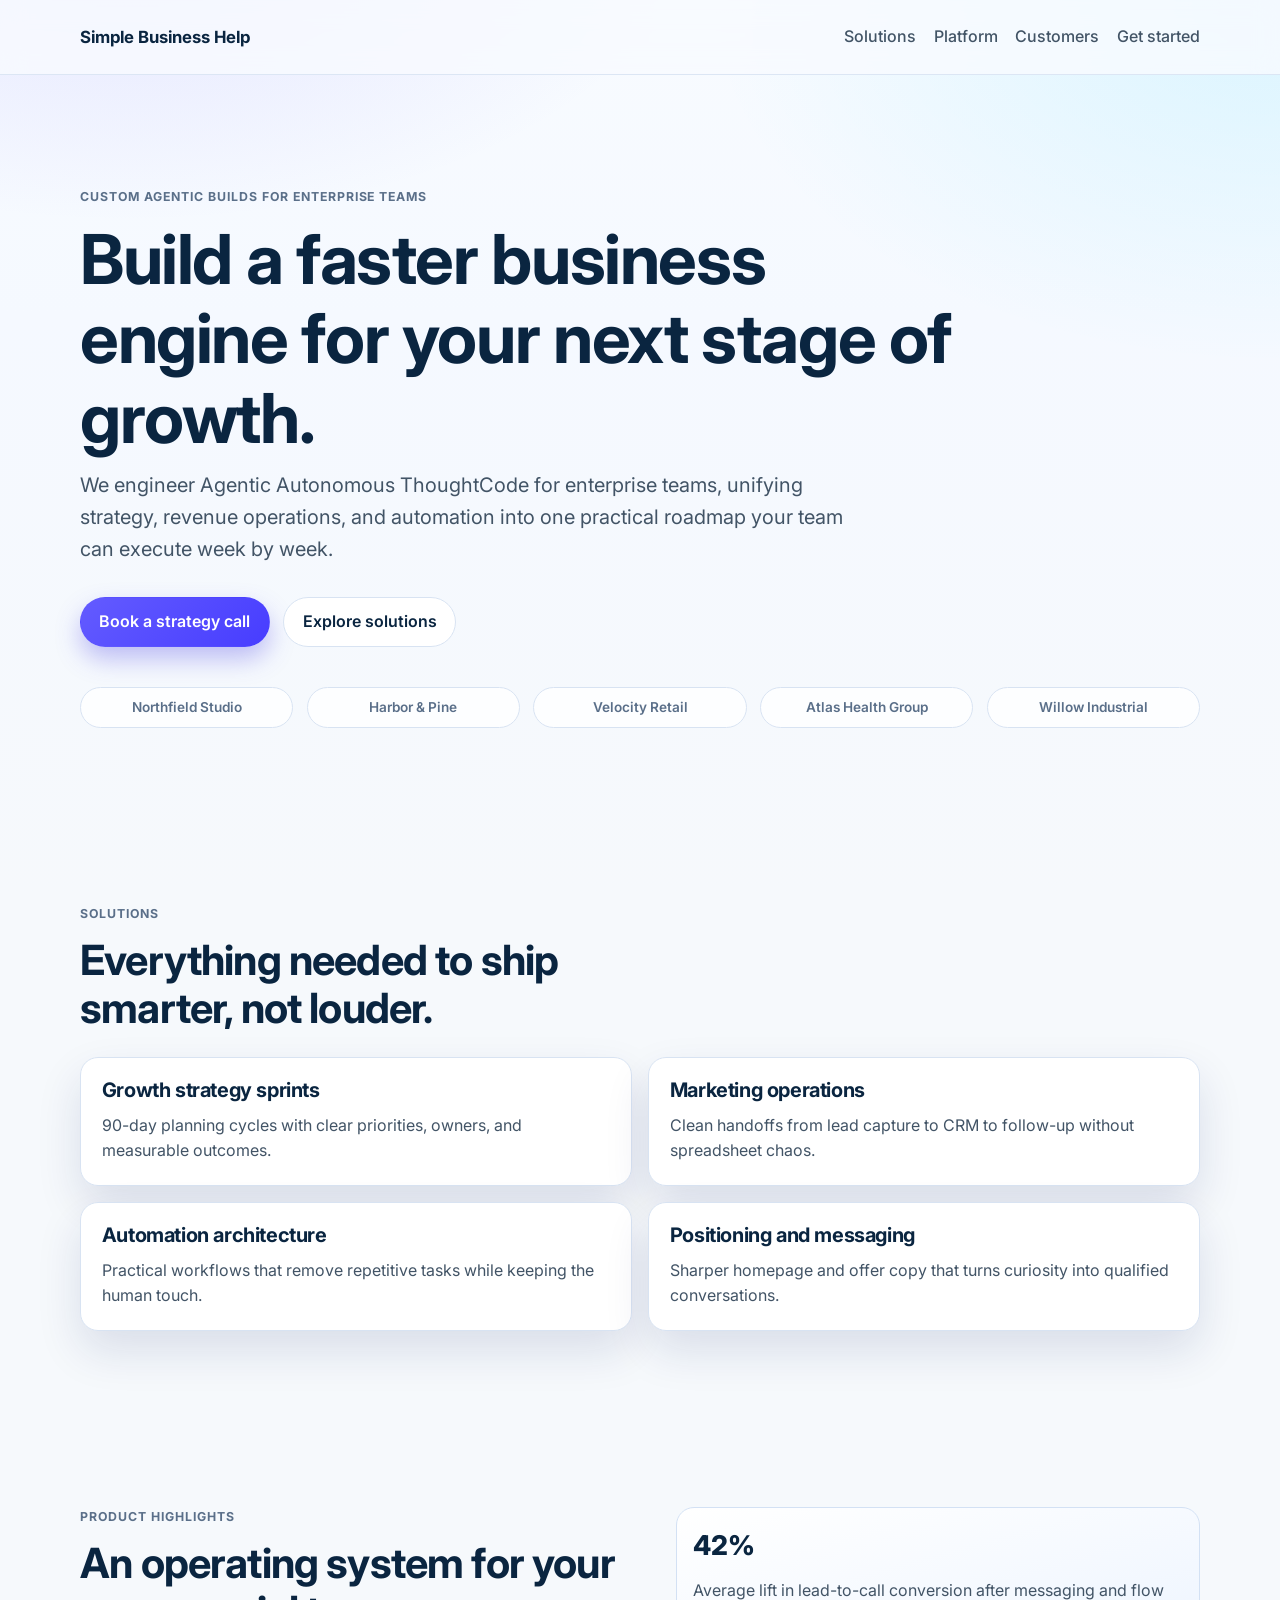
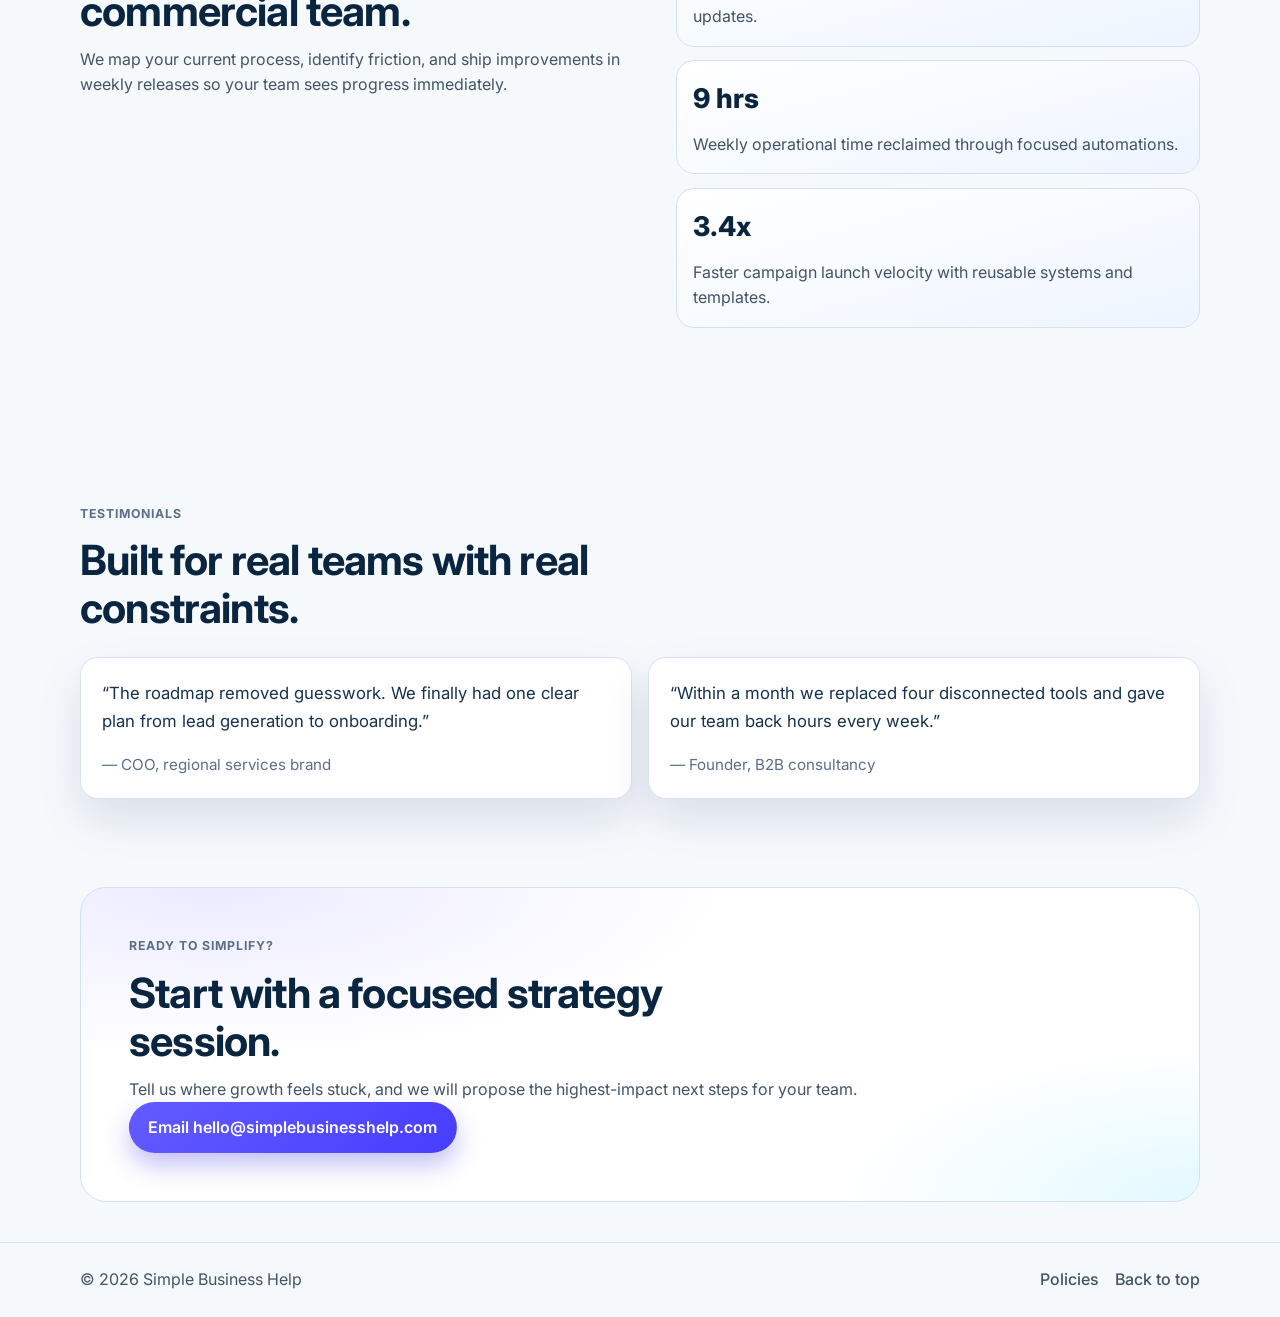
<file: index.html>
<!doctype html>
<html lang="en">
  <head>
    <meta charset="UTF-8" />
    <meta name="viewport" content="width=device-width, initial-scale=1.0" />
    <title>Simple Business Help</title>
    <meta
      name="description"
      content="Simple Business Help helps small teams modernize operations, marketing, and growth systems with practical advisory and implementation support."
    />
    <link rel="preconnect" href="https://fonts.googleapis.com" />
    <link rel="preconnect" href="https://fonts.gstatic.com" crossorigin />
    <link
      href="https://fonts.googleapis.com/css2?family=Inter:wght@400;500;600;700;800&display=swap"
      rel="stylesheet"
    />
    <link rel="stylesheet" href="styles.css" />
  </head>
  <body>
    <div class="page-glow" aria-hidden="true"></div>
    <header class="site-header">
      <div class="container nav-wrap">
        <a class="brand" href="#top">Simple Business Help</a>
        <button class="menu-toggle" aria-expanded="false" aria-controls="site-nav">
          Menu
        </button>
        <nav id="site-nav" class="site-nav" aria-label="Primary">
          <a href="#solutions">Solutions</a>
          <a href="#platform">Platform</a>
          <a href="#customers">Customers</a>
          <a href="#start">Get started</a>
        </nav>
      </div>
    </header>

    <main id="top">
      <section class="hero container section">
        <p class="eyebrow">Custom Agentic Builds for Enterprise Teams</p>
        <h1>Build a faster business engine for your next stage of growth.</h1>
        <p class="hero-copy">
          We engineer Agentic Autonomous ThoughtCode for enterprise teams, unifying strategy, revenue
          operations, and automation into one practical roadmap your team can execute week by week.
        </p>
        <div class="hero-cta">
          <a class="button button-primary" href="#start">Book a strategy call</a>
          <a class="button button-secondary" href="#solutions">Explore solutions</a>
        </div>
        <ul class="trust-strip" aria-label="Trusted by growing teams in many industries">
          <li>Northfield Studio</li>
          <li>Harbor &amp; Pine</li>
          <li>Velocity Retail</li>
          <li>Atlas Health Group</li>
          <li>Willow Industrial</li>
        </ul>
      </section>

      <section id="solutions" class="container section">
        <div class="section-title-wrap">
          <p class="eyebrow">Solutions</p>
          <h2>Everything needed to ship smarter, not louder.</h2>
        </div>
        <div class="feature-grid">
          <article class="card">
            <h3>Growth strategy sprints</h3>
            <p>90-day planning cycles with clear priorities, owners, and measurable outcomes.</p>
          </article>
          <article class="card">
            <h3>Marketing operations</h3>
            <p>Clean handoffs from lead capture to CRM to follow-up without spreadsheet chaos.</p>
          </article>
          <article class="card">
            <h3>Automation architecture</h3>
            <p>Practical workflows that remove repetitive tasks while keeping the human touch.</p>
          </article>
          <article class="card">
            <h3>Positioning and messaging</h3>
            <p>Sharper homepage and offer copy that turns curiosity into qualified conversations.</p>
          </article>
        </div>
      </section>

      <section id="platform" class="container section product-highlight">
        <div>
          <p class="eyebrow">Product highlights</p>
          <h2>An operating system for your commercial team.</h2>
          <p>
            We map your current process, identify friction, and ship improvements in weekly
            releases so your team sees progress immediately.
          </p>
        </div>
        <div class="stats-grid">
          <article class="stat-card">
            <p class="stat-value">42%</p>
            <p>Average lift in lead-to-call conversion after messaging and flow updates.</p>
          </article>
          <article class="stat-card">
            <p class="stat-value">9 hrs</p>
            <p>Weekly operational time reclaimed through focused automations.</p>
          </article>
          <article class="stat-card">
            <p class="stat-value">3.4x</p>
            <p>Faster campaign launch velocity with reusable systems and templates.</p>
          </article>
        </div>
      </section>

      <section id="customers" class="container section">
        <div class="section-title-wrap">
          <p class="eyebrow">Testimonials</p>
          <h2>Built for real teams with real constraints.</h2>
        </div>
        <div class="quote-grid">
          <blockquote class="quote-card">
            “The roadmap removed guesswork. We finally had one clear plan from lead generation to
            onboarding.”
            <cite>— COO, regional services brand</cite>
          </blockquote>
          <blockquote class="quote-card">
            “Within a month we replaced four disconnected tools and gave our team back hours every
            week.”
            <cite>— Founder, B2B consultancy</cite>
          </blockquote>
        </div>
      </section>

      <section id="start" class="container section final-cta">
        <p class="eyebrow">Ready to simplify?</p>
        <h2>Start with a focused strategy session.</h2>
        <p>
          Tell us where growth feels stuck, and we will propose the highest-impact next steps for
          your team.
        </p>
        <a class="button button-primary" href="mailto:hello@simplebusinesshelp.com"
          >Email hello@simplebusinesshelp.com</a
        >
      </section>
    </main>

    <footer class="site-footer">
      <div class="container footer-wrap">
        <p>© <span id="year"></span> Simple Business Help</p>
        <div class="footer-links">
          <a href="policies/">Policies</a>
          <a href="#top">Back to top</a>
        </div>
      </div>
    </footer>

    <script src="script.js"></script>
  </body>
</html>
</file>
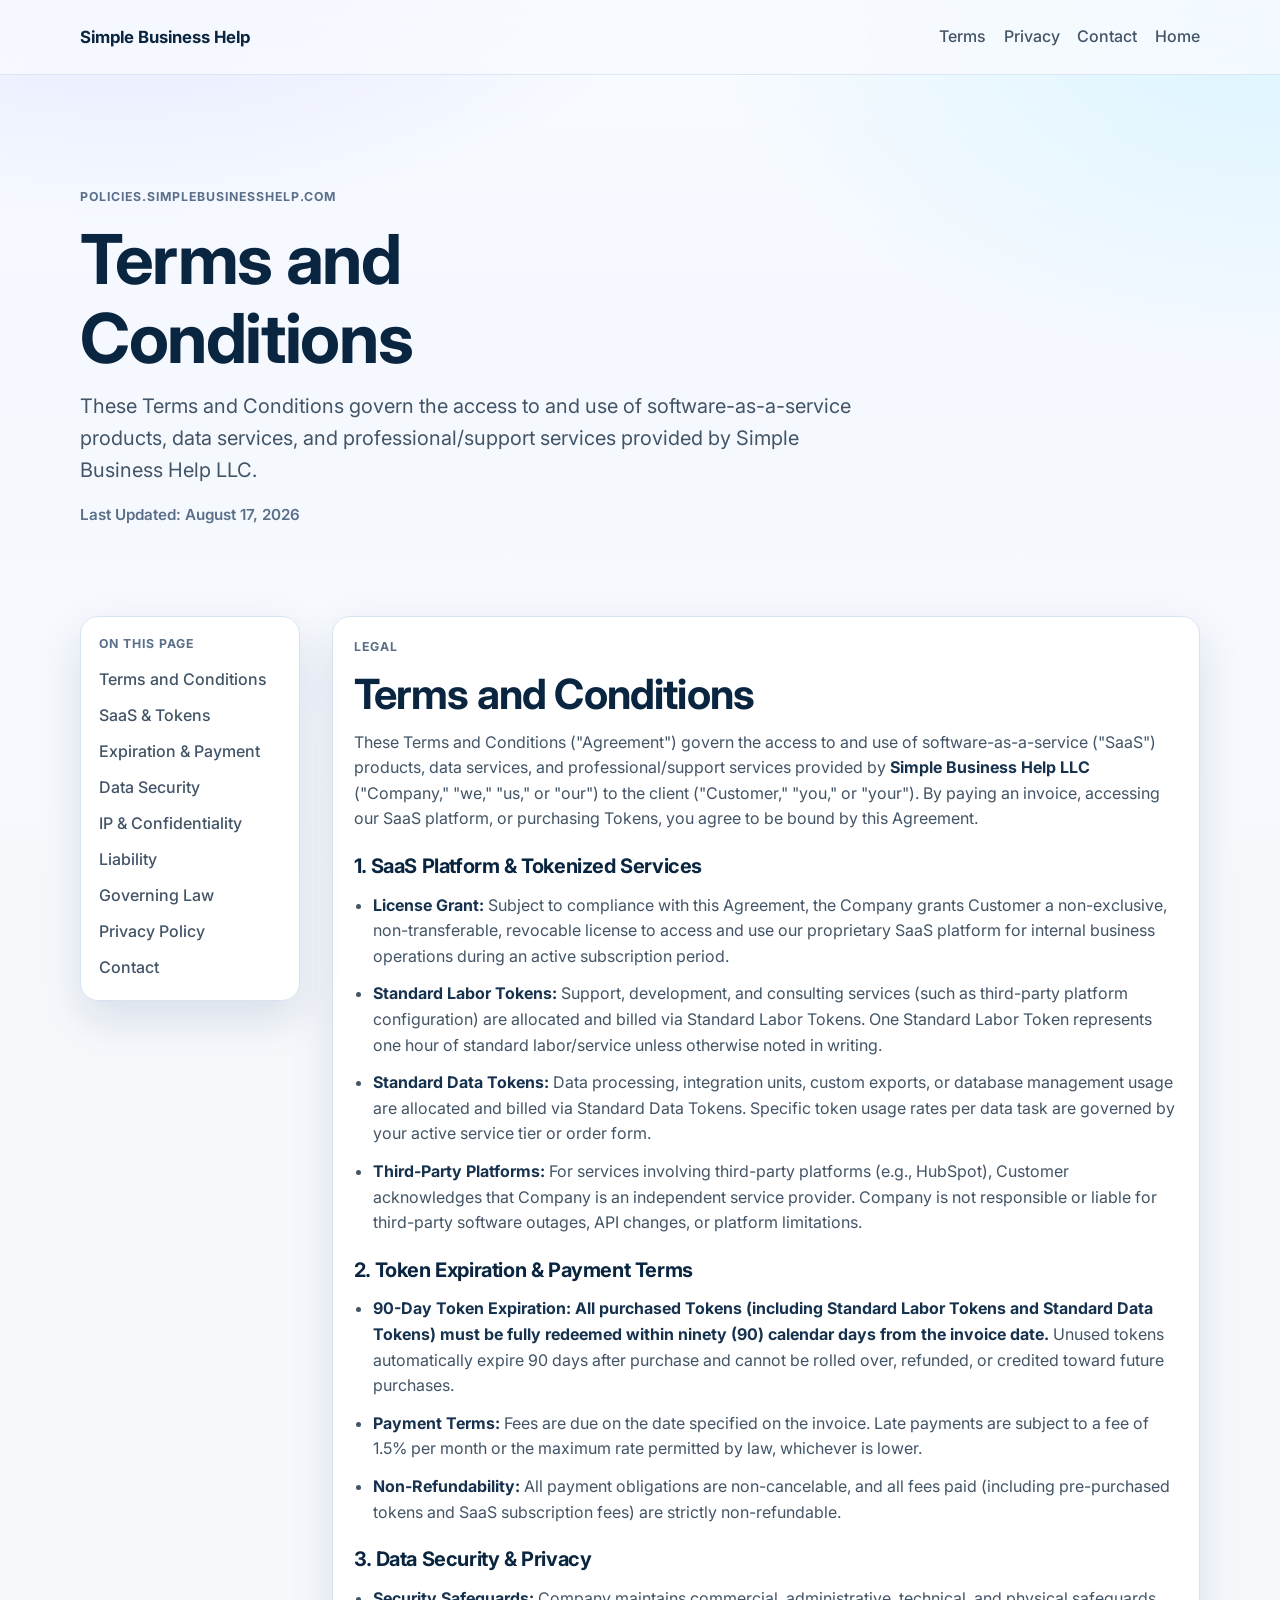
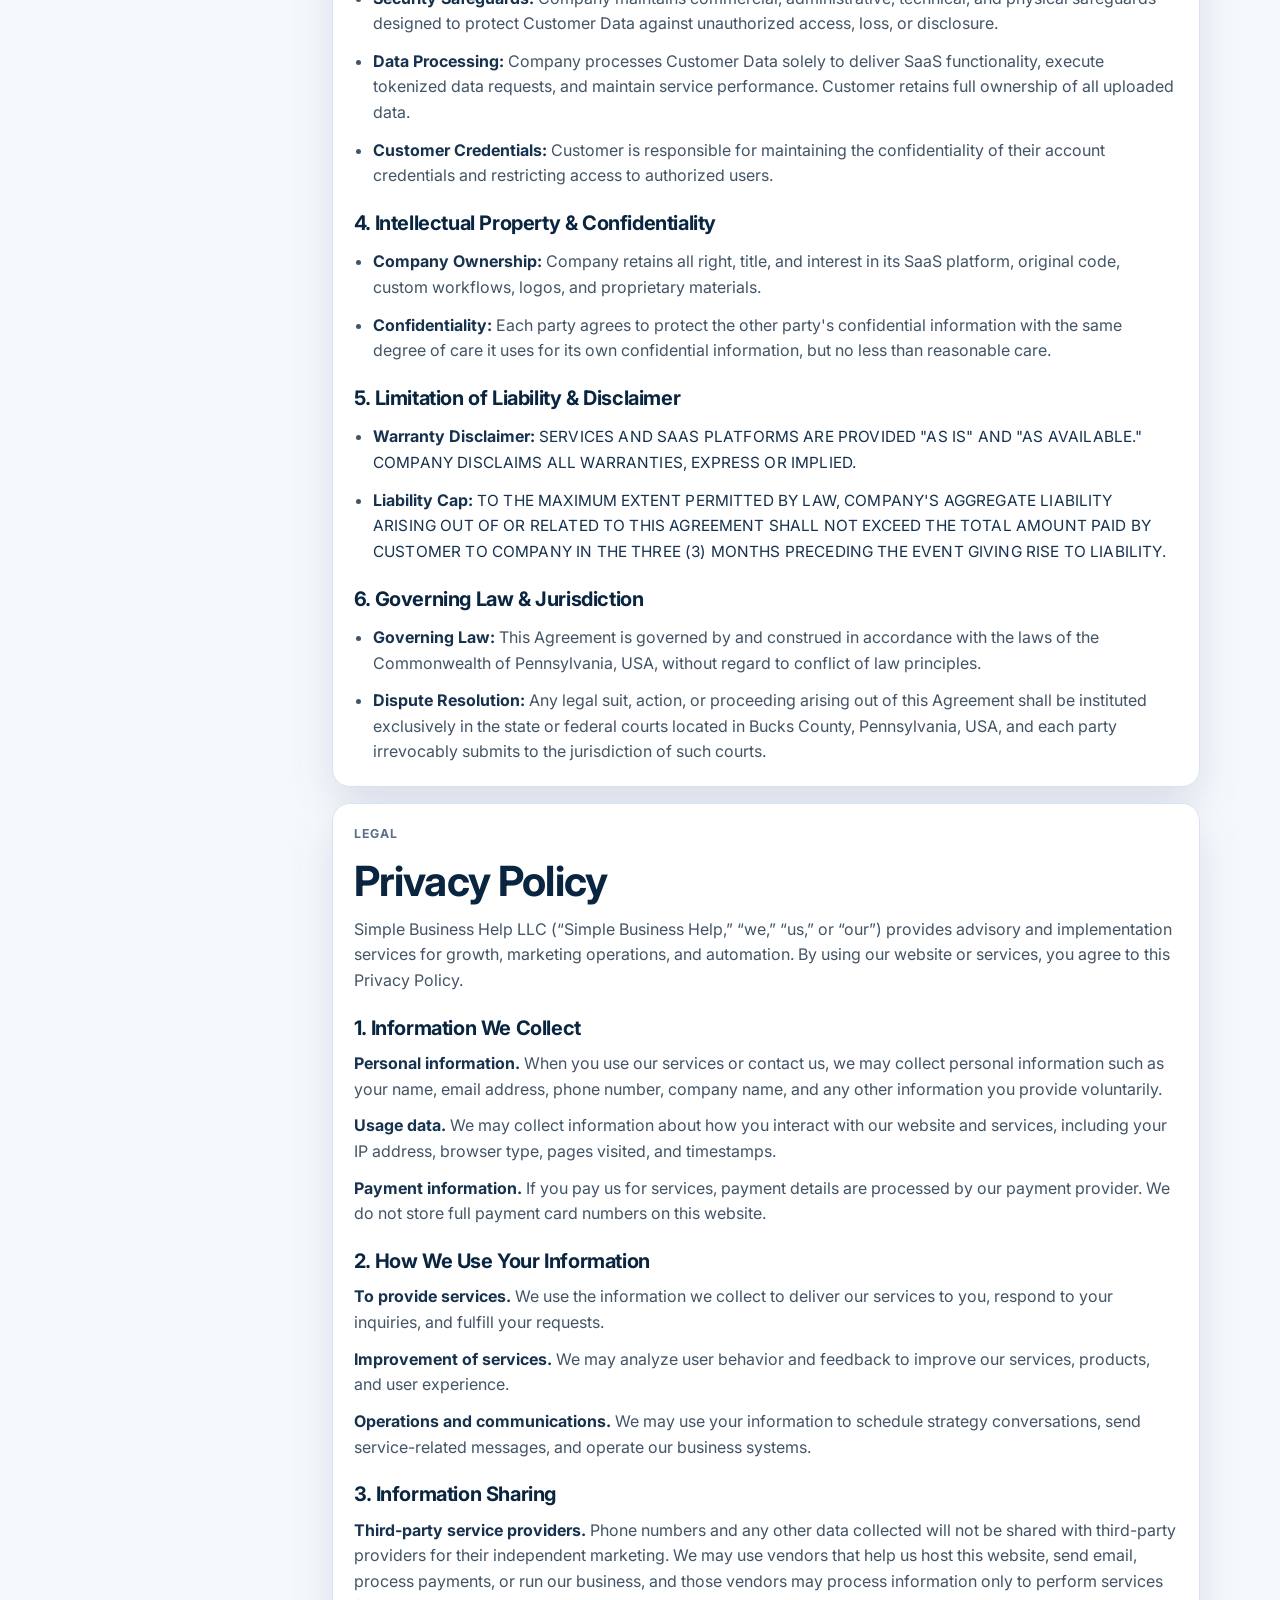
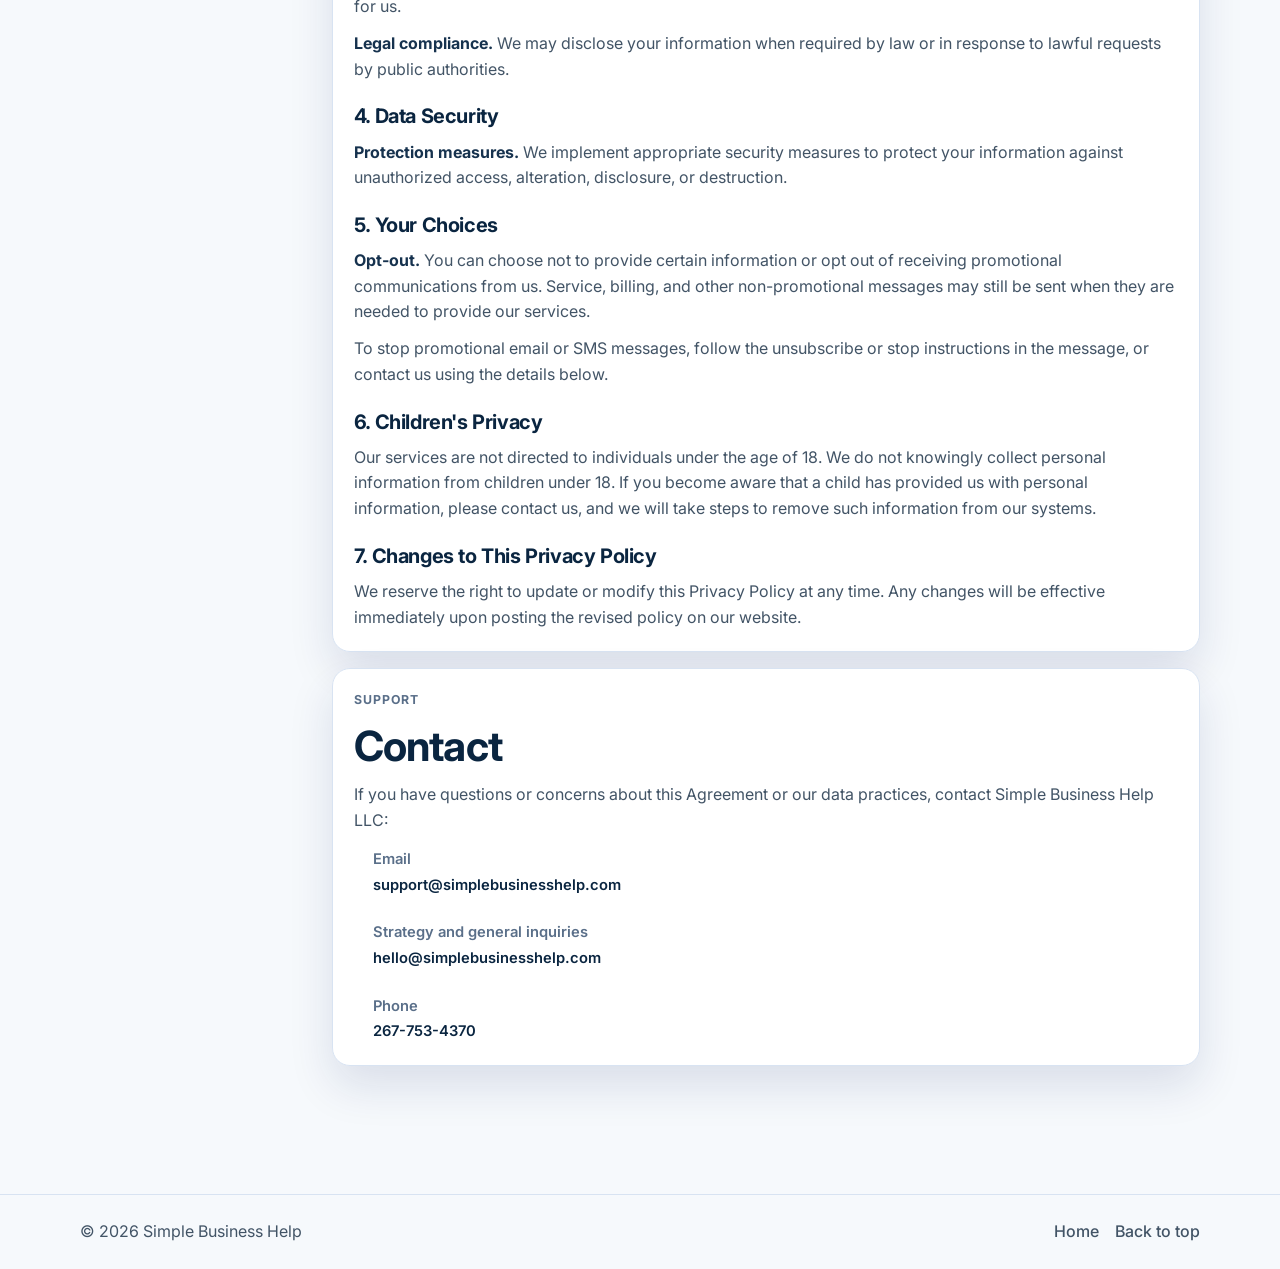
<file: policies/index.html>
<!doctype html>
<html lang="en">
  <head>
    <meta charset="UTF-8" />
    <meta name="viewport" content="width=device-width, initial-scale=1.0" />
    <title>Terms and Conditions | Simple Business Help</title>
    <meta
      name="description"
      content="Terms and Conditions for Simple Business Help LLC SaaS products, data services, professional support, and tokenized labor and data usage."
    />
    <link rel="canonical" href="https://simplebusinesshelp.com/policies/" />
    <link rel="preconnect" href="https://fonts.googleapis.com" />
    <link rel="preconnect" href="https://fonts.gstatic.com" crossorigin />
    <link
      href="https://fonts.googleapis.com/css2?family=Inter:wght@400;500;600;700;800&display=swap"
      rel="stylesheet"
    />
    <link rel="stylesheet" href="../styles.css" />
  </head>
  <body>
    <div class="page-glow" aria-hidden="true"></div>
    <header class="site-header">
      <div class="container nav-wrap">
        <a class="brand" href="../index.html">Simple Business Help</a>
        <button class="menu-toggle" aria-expanded="false" aria-controls="site-nav">
          Menu
        </button>
        <nav id="site-nav" class="site-nav" aria-label="Policy sections">
          <a href="#terms">Terms</a>
          <a href="#privacy">Privacy</a>
          <a href="#contact">Contact</a>
          <a href="../index.html">Home</a>
        </nav>
      </div>
    </header>

    <main id="top">
      <section class="hero container section policy-hero">
        <p class="eyebrow">policies.simplebusinesshelp.com</p>
        <h1>Terms and Conditions</h1>
        <p class="hero-copy">
          These Terms and Conditions govern the access to and use of software-as-a-service products,
          data services, and professional/support services provided by Simple Business Help LLC.
        </p>
        <p class="policy-meta">Last Updated: August 17, 2026</p>
      </section>

      <div class="container section policy-shell">
        <aside class="policy-toc" aria-label="On this page">
          <p class="eyebrow">On this page</p>
          <nav>
            <a href="#terms">Terms and Conditions</a>
            <a href="#saas">SaaS &amp; Tokens</a>
            <a href="#payment">Expiration &amp; Payment</a>
            <a href="#data-security">Data Security</a>
            <a href="#ip">IP &amp; Confidentiality</a>
            <a href="#liability">Liability</a>
            <a href="#governing-law">Governing Law</a>
            <a href="#privacy">Privacy Policy</a>
            <a href="#contact">Contact</a>
          </nav>
        </aside>

        <div class="policy-article">
          <article id="terms" class="card policy-card">
            <p class="eyebrow">Legal</p>
            <h2>Terms and Conditions</h2>
            <p>
              These Terms and Conditions ("Agreement") govern the access to and use of
              software-as-a-service ("SaaS") products, data services, and professional/support
              services provided by <strong>Simple Business Help LLC</strong> ("Company," "we,"
              "us," or "our") to the client ("Customer," "you," or "your"). By paying an invoice,
              accessing our SaaS platform, or purchasing Tokens, you agree to be bound by this
              Agreement.
            </p>

            <h3 id="saas">1. SaaS Platform &amp; Tokenized Services</h3>
            <ul>
              <li>
                <strong>License Grant:</strong> Subject to compliance with this Agreement, the
                Company grants Customer a non-exclusive, non-transferable, revocable license to
                access and use our proprietary SaaS platform for internal business operations
                during an active subscription period.
              </li>
              <li>
                <strong>Standard Labor Tokens:</strong> Support, development, and consulting
                services (such as third-party platform configuration) are allocated and billed via
                Standard Labor Tokens. One Standard Labor Token represents one hour of standard
                labor/service unless otherwise noted in writing.
              </li>
              <li>
                <strong>Standard Data Tokens:</strong> Data processing, integration units, custom
                exports, or database management usage are allocated and billed via Standard Data
                Tokens. Specific token usage rates per data task are governed by your active
                service tier or order form.
              </li>
              <li>
                <strong>Third-Party Platforms:</strong> For services involving third-party
                platforms (e.g., HubSpot), Customer acknowledges that Company is an independent
                service provider. Company is not responsible or liable for third-party software
                outages, API changes, or platform limitations.
              </li>
            </ul>

            <h3 id="payment">2. Token Expiration &amp; Payment Terms</h3>
            <ul>
              <li>
                <strong>90-Day Token Expiration:</strong>
                <strong>
                  All purchased Tokens (including Standard Labor Tokens and Standard Data Tokens)
                  must be fully redeemed within ninety (90) calendar days from the invoice date.
                </strong>
                Unused tokens automatically expire 90 days after purchase and cannot be rolled
                over, refunded, or credited toward future purchases.
              </li>
              <li>
                <strong>Payment Terms:</strong> Fees are due on the date specified on the invoice.
                Late payments are subject to a fee of 1.5% per month or the maximum rate permitted
                by law, whichever is lower.
              </li>
              <li>
                <strong>Non-Refundability:</strong> All payment obligations are non-cancelable, and
                all fees paid (including pre-purchased tokens and SaaS subscription fees) are
                strictly non-refundable.
              </li>
            </ul>

            <h3 id="data-security">3. Data Security &amp; Privacy</h3>
            <ul>
              <li>
                <strong>Security Safeguards:</strong> Company maintains commercial, administrative,
                technical, and physical safeguards designed to protect Customer Data against
                unauthorized access, loss, or disclosure.
              </li>
              <li>
                <strong>Data Processing:</strong> Company processes Customer Data solely to deliver
                SaaS functionality, execute tokenized data requests, and maintain service
                performance. Customer retains full ownership of all uploaded data.
              </li>
              <li>
                <strong>Customer Credentials:</strong> Customer is responsible for maintaining the
                confidentiality of their account credentials and restricting access to authorized
                users.
              </li>
            </ul>

            <h3 id="ip">4. Intellectual Property &amp; Confidentiality</h3>
            <ul>
              <li>
                <strong>Company Ownership:</strong> Company retains all right, title, and interest
                in its SaaS platform, original code, custom workflows, logos, and proprietary
                materials.
              </li>
              <li>
                <strong>Confidentiality:</strong> Each party agrees to protect the other party's
                confidential information with the same degree of care it uses for its own
                confidential information, but no less than reasonable care.
              </li>
            </ul>

            <h3 id="liability">5. Limitation of Liability &amp; Disclaimer</h3>
            <ul>
              <li>
                <strong>Warranty Disclaimer:</strong>
                <span class="policy-caps">
                  SERVICES AND SAAS PLATFORMS ARE PROVIDED "AS IS" AND "AS AVAILABLE." COMPANY
                  DISCLAIMS ALL WARRANTIES, EXPRESS OR IMPLIED.
                </span>
              </li>
              <li>
                <strong>Liability Cap:</strong>
                <span class="policy-caps">
                  TO THE MAXIMUM EXTENT PERMITTED BY LAW, COMPANY'S AGGREGATE LIABILITY ARISING OUT
                  OF OR RELATED TO THIS AGREEMENT SHALL NOT EXCEED THE TOTAL AMOUNT PAID BY
                  CUSTOMER TO COMPANY IN THE THREE (3) MONTHS PRECEDING THE EVENT GIVING RISE TO
                  LIABILITY.
                </span>
              </li>
            </ul>

            <h3 id="governing-law">6. Governing Law &amp; Jurisdiction</h3>
            <ul>
              <li>
                <strong>Governing Law:</strong> This Agreement is governed by and construed in
                accordance with the laws of the Commonwealth of Pennsylvania, USA, without regard
                to conflict of law principles.
              </li>
              <li>
                <strong>Dispute Resolution:</strong> Any legal suit, action, or proceeding arising
                out of this Agreement shall be instituted exclusively in the state or federal
                courts located in Bucks County, Pennsylvania, USA, and each party irrevocably
                submits to the jurisdiction of such courts.
              </li>
            </ul>
          </article>

          <article id="privacy" class="card policy-card">
            <p class="eyebrow">Legal</p>
            <h2>Privacy Policy</h2>
            <p>
              Simple Business Help LLC (“Simple Business Help,” “we,” “us,” or “our”) provides
              advisory and implementation services for growth, marketing operations, and automation.
              By using our website or services, you agree to this Privacy Policy.
            </p>

            <h3>1. Information We Collect</h3>
            <p>
              <strong>Personal information.</strong> When you use our services or contact us, we may
              collect personal information such as your name, email address, phone number, company
              name, and any other information you provide voluntarily.
            </p>
            <p>
              <strong>Usage data.</strong> We may collect information about how you interact with our
              website and services, including your IP address, browser type, pages visited, and
              timestamps.
            </p>
            <p>
              <strong>Payment information.</strong> If you pay us for services, payment details are
              processed by our payment provider. We do not store full payment card numbers on this
              website.
            </p>

            <h3>2. How We Use Your Information</h3>
            <p>
              <strong>To provide services.</strong> We use the information we collect to deliver our
              services to you, respond to your inquiries, and fulfill your requests.
            </p>
            <p>
              <strong>Improvement of services.</strong> We may analyze user behavior and feedback to
              improve our services, products, and user experience.
            </p>
            <p>
              <strong>Operations and communications.</strong> We may use your information to schedule
              strategy conversations, send service-related messages, and operate our business
              systems.
            </p>

            <h3>3. Information Sharing</h3>
            <p>
              <strong>Third-party service providers.</strong> Phone numbers and any other data
              collected will not be shared with third-party providers for their independent
              marketing. We may use vendors that help us host this website, send email, process
              payments, or run our business, and those vendors may process information only to
              perform services for us.
            </p>
            <p>
              <strong>Legal compliance.</strong> We may disclose your information when required by
              law or in response to lawful requests by public authorities.
            </p>

            <h3>4. Data Security</h3>
            <p>
              <strong>Protection measures.</strong> We implement appropriate security measures to
              protect your information against unauthorized access, alteration, disclosure, or
              destruction.
            </p>

            <h3>5. Your Choices</h3>
            <p>
              <strong>Opt-out.</strong> You can choose not to provide certain information or opt out
              of receiving promotional communications from us. Service, billing, and other
              non-promotional messages may still be sent when they are needed to provide our
              services.
            </p>
            <p>
              To stop promotional email or SMS messages, follow the unsubscribe or stop instructions
              in the message, or contact us using the details below.
            </p>

            <h3>6. Children's Privacy</h3>
            <p>
              Our services are not directed to individuals under the age of 18. We do not knowingly
              collect personal information from children under 18. If you become aware that a child
              has provided us with personal information, please contact us, and we will take steps
              to remove such information from our systems.
            </p>

            <h3>7. Changes to This Privacy Policy</h3>
            <p>
              We reserve the right to update or modify this Privacy Policy at any time. Any changes
              will be effective immediately upon posting the revised policy on our website.
            </p>
          </article>

          <article id="contact" class="card policy-card">
            <p class="eyebrow">Support</p>
            <h2>Contact</h2>
            <p>
              If you have questions or concerns about this Agreement or our data practices, contact
              Simple Business Help LLC:
            </p>
            <ul class="policy-contact-list">
              <li>
                Email
                <a href="mailto:support@simplebusinesshelp.com">support@simplebusinesshelp.com</a>
              </li>
              <li>
                Strategy and general inquiries
                <a href="mailto:hello@simplebusinesshelp.com">hello@simplebusinesshelp.com</a>
              </li>
              <li>
                Phone
                <a href="tel:+12677534370">267-753-4370</a>
              </li>
            </ul>
          </article>
        </div>
      </div>
    </main>

    <footer class="site-footer">
      <div class="container footer-wrap">
        <p>© <span id="year"></span> Simple Business Help</p>
        <div class="footer-links">
          <a href="../index.html">Home</a>
          <a href="#top">Back to top</a>
        </div>
      </div>
    </footer>

    <script src="../script.js"></script>
  </body>
</html>
</file>
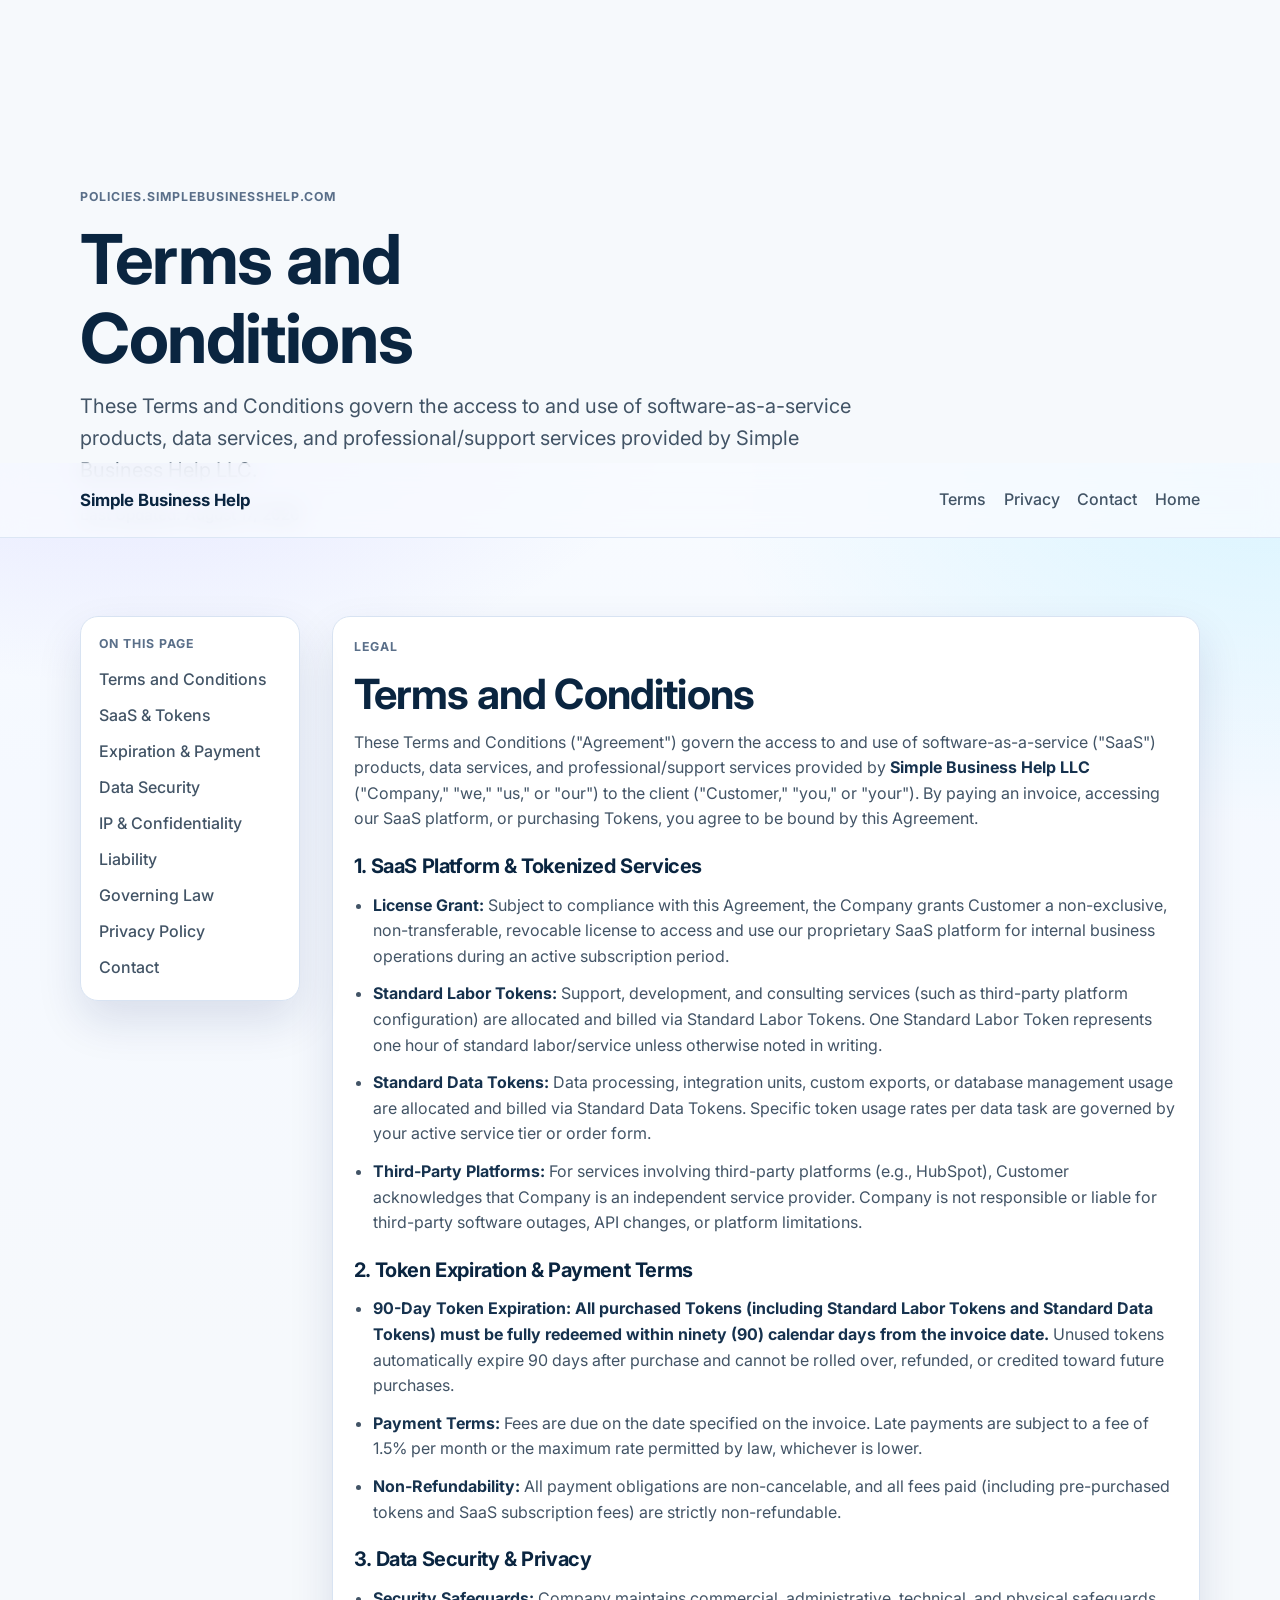
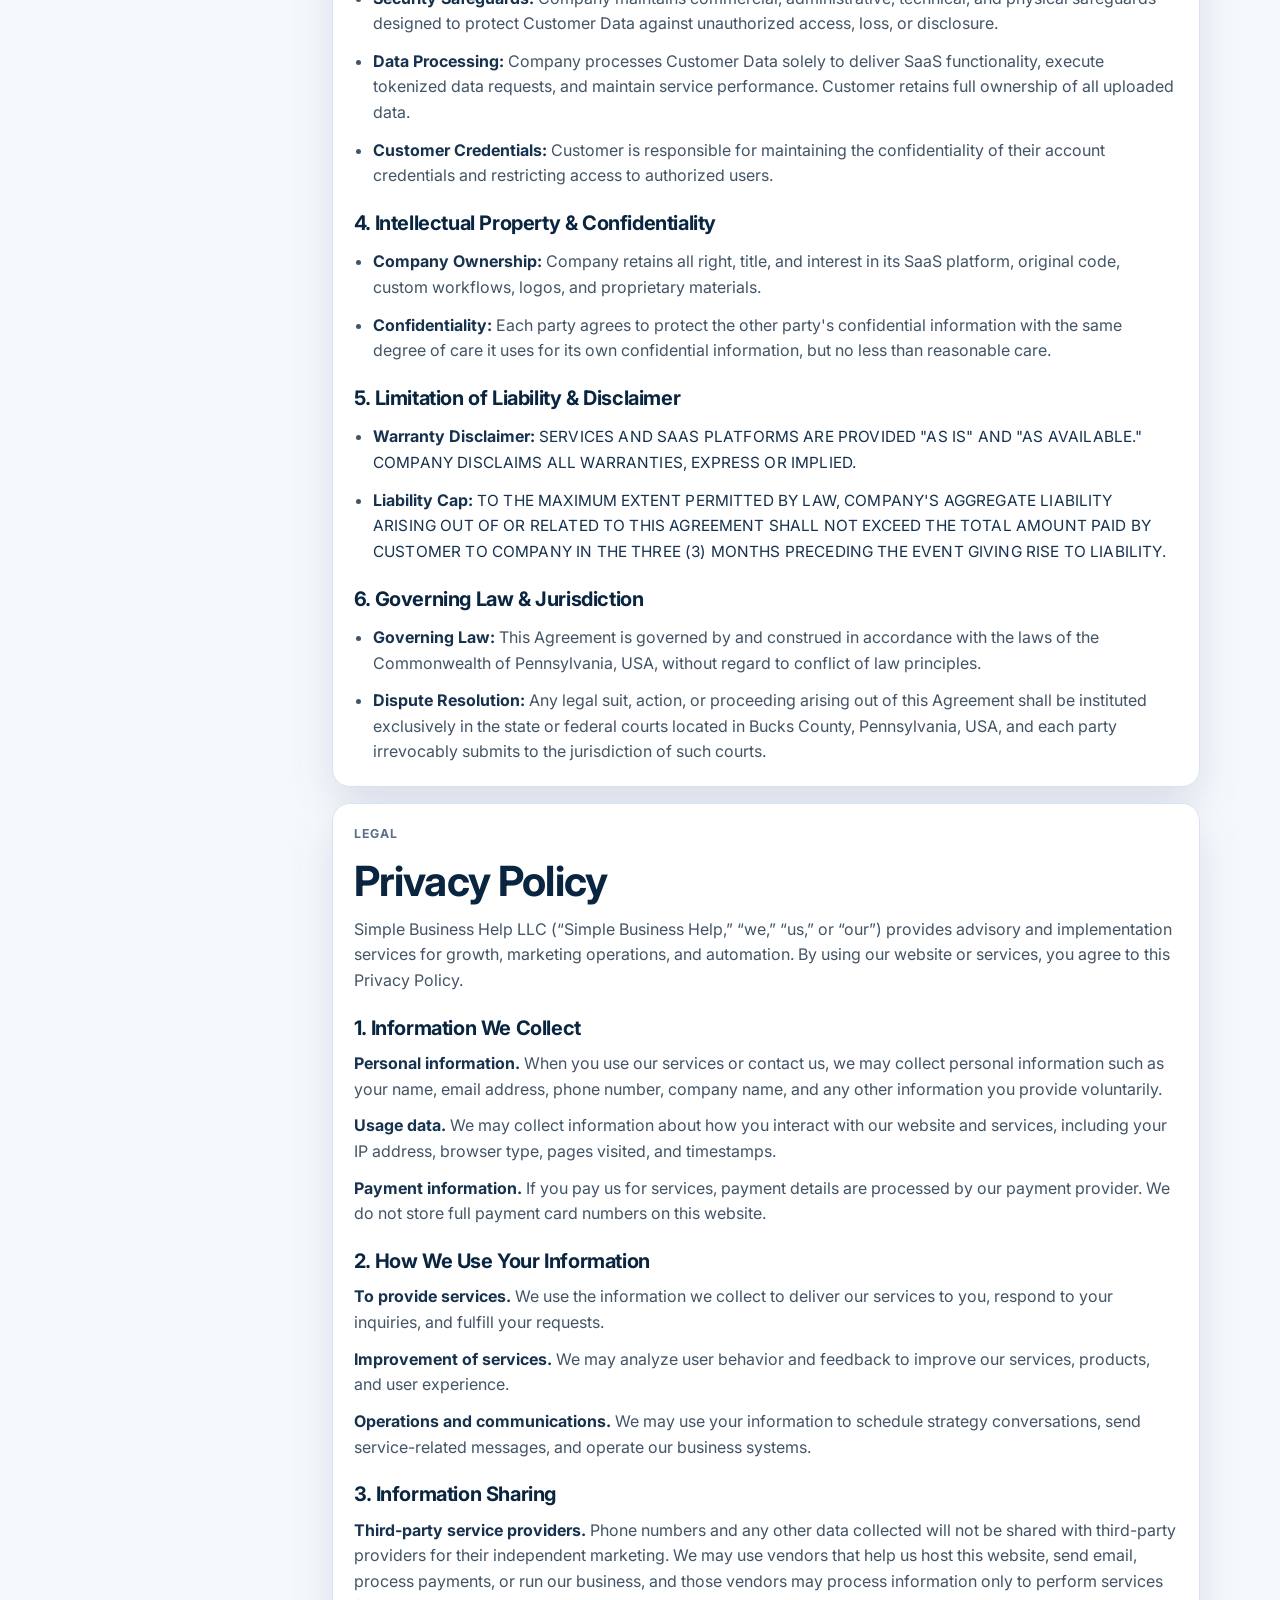
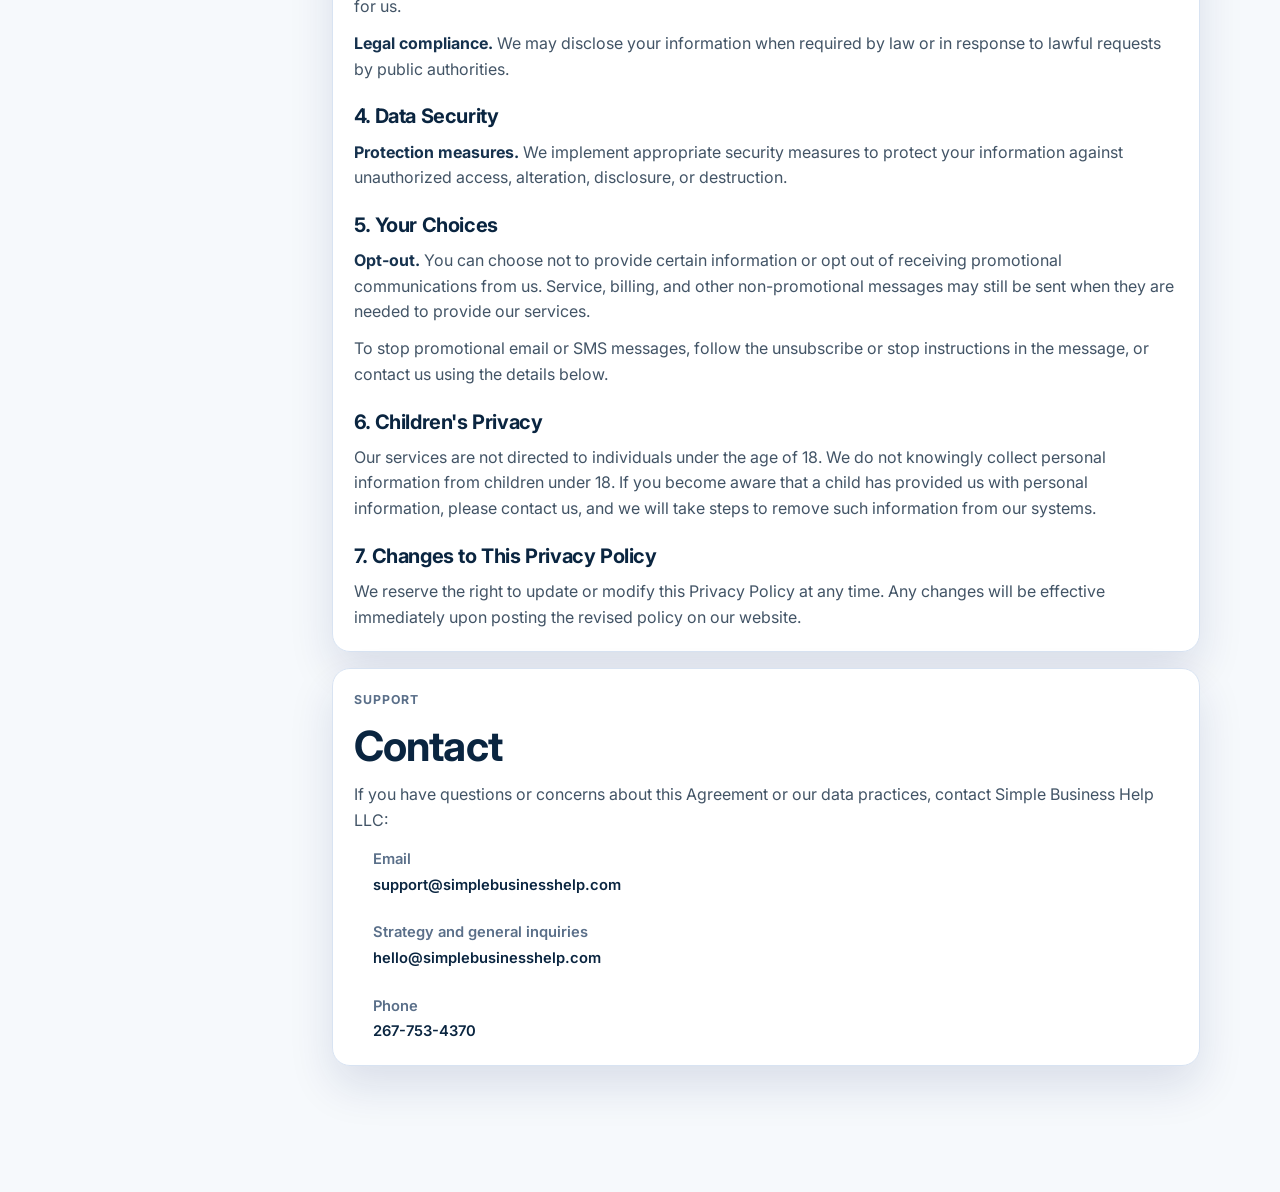
<file: privacy-policy/index.html>
<!doctype html>
<html lang="en">
  <head>
    <meta charset="UTF-8" />
    <meta http-equiv="refresh" content="0; url=../policies/#privacy" />
    <meta name="viewport" content="width=device-width, initial-scale=1.0" />
    <title>Redirecting…</title>
    <link rel="canonical" href="../policies/#privacy" />
  </head>
  <body>
    <p>
      The privacy policy now lives with our other legal pages. Redirecting to
      <a href="../policies/#privacy">Simple Business Help policies</a>.
    </p>
  </body>
</html>
</file>
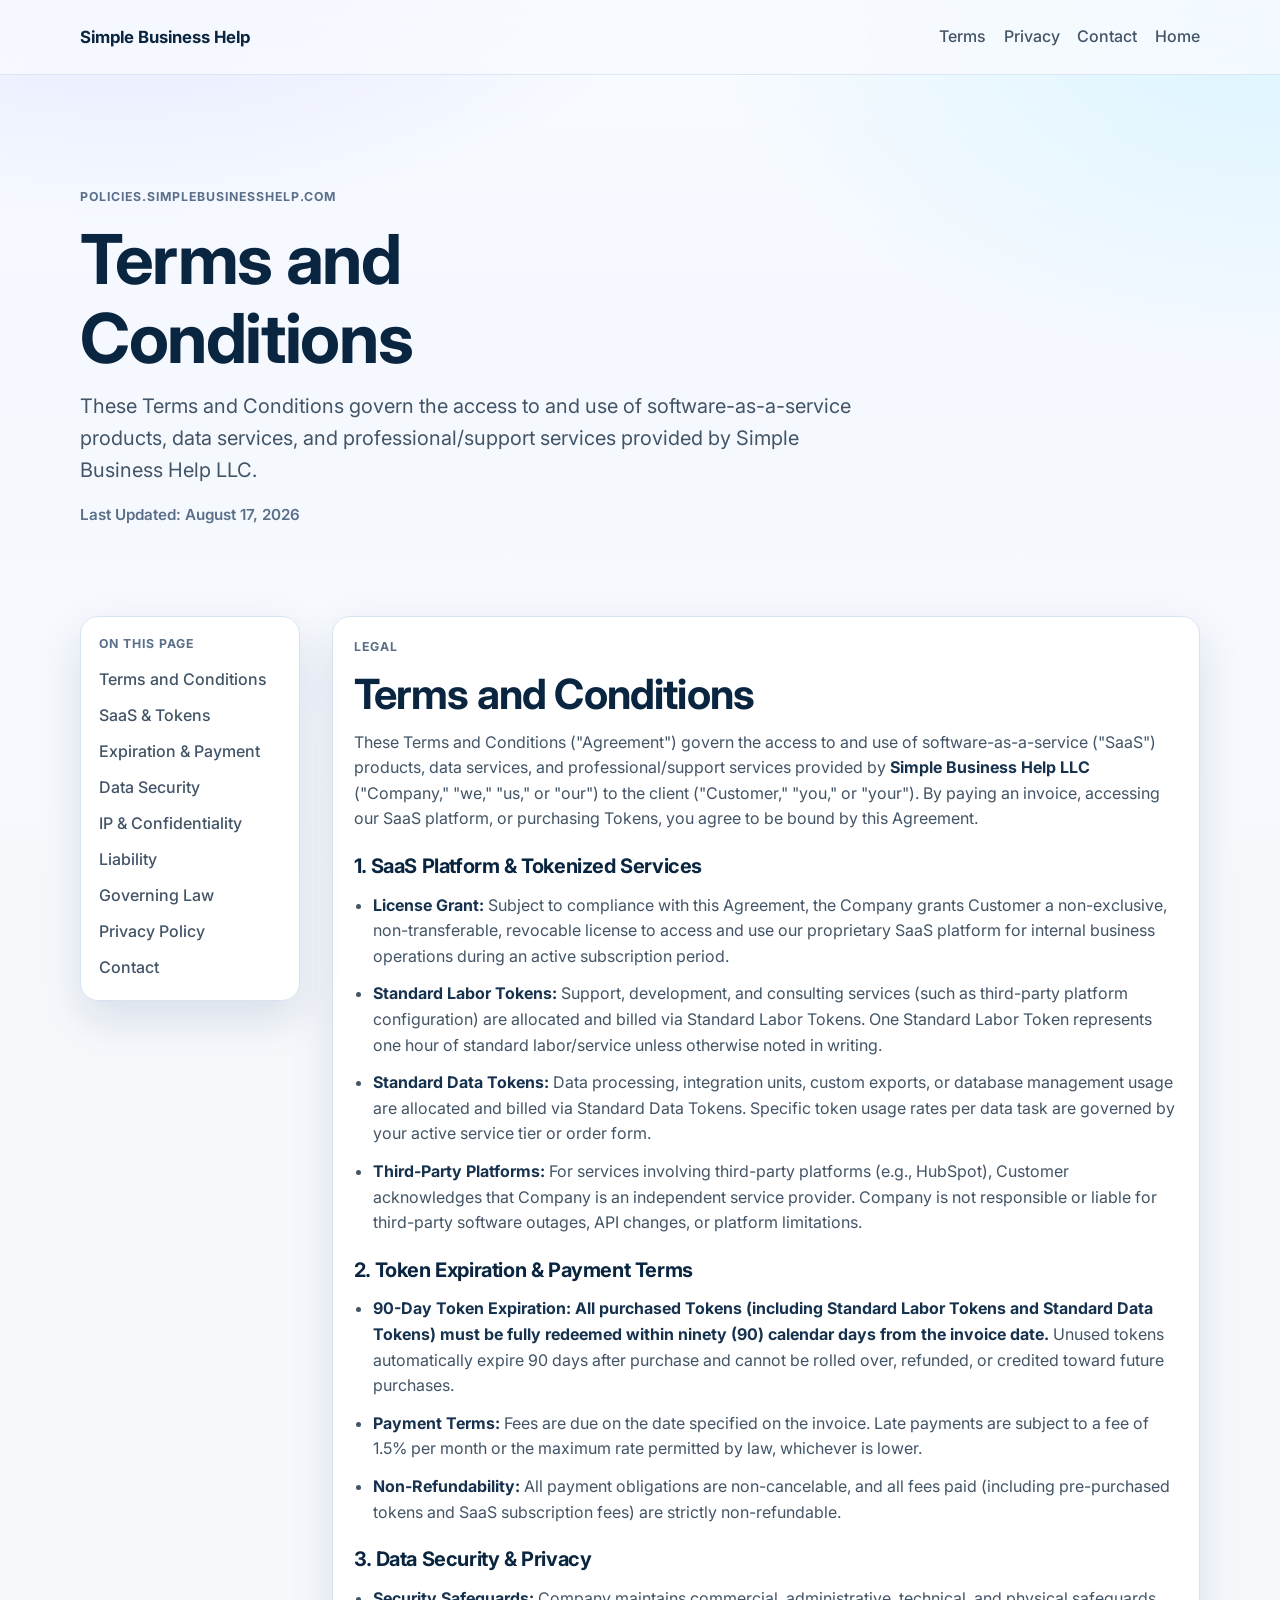
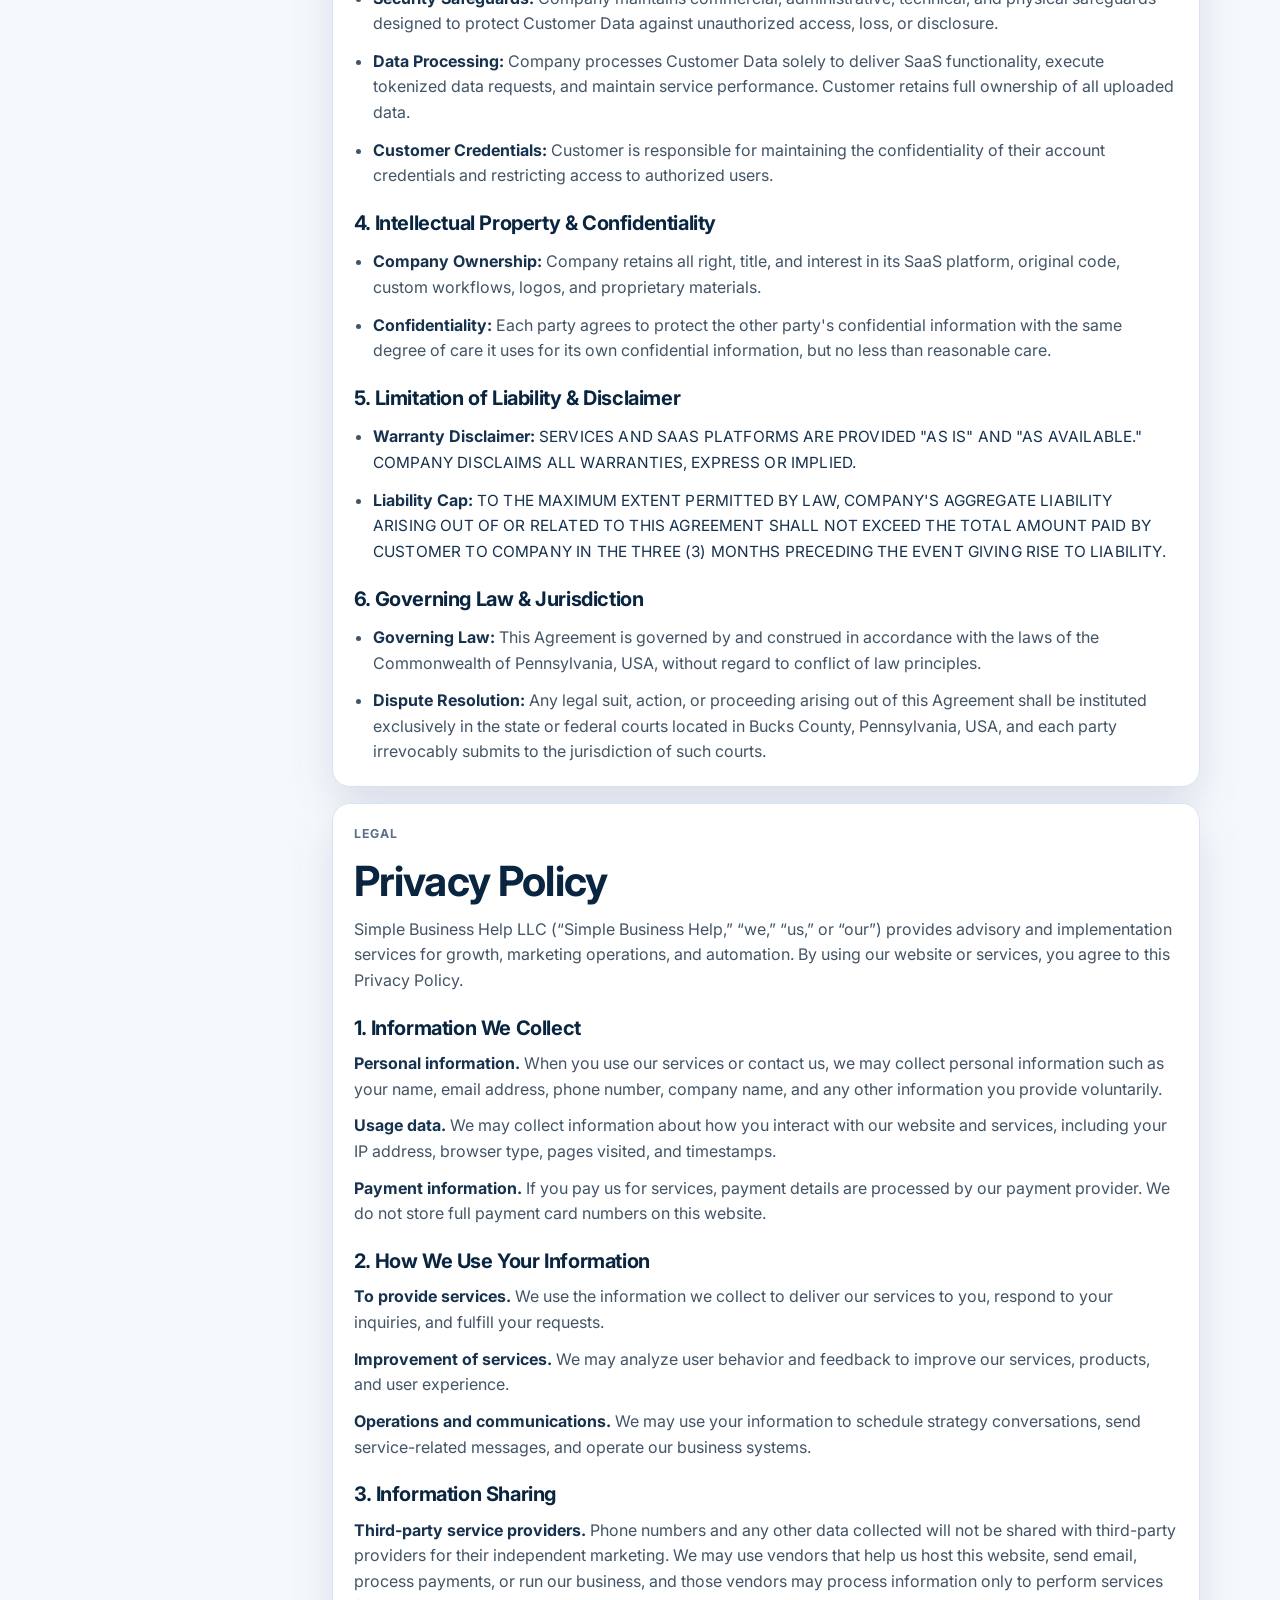
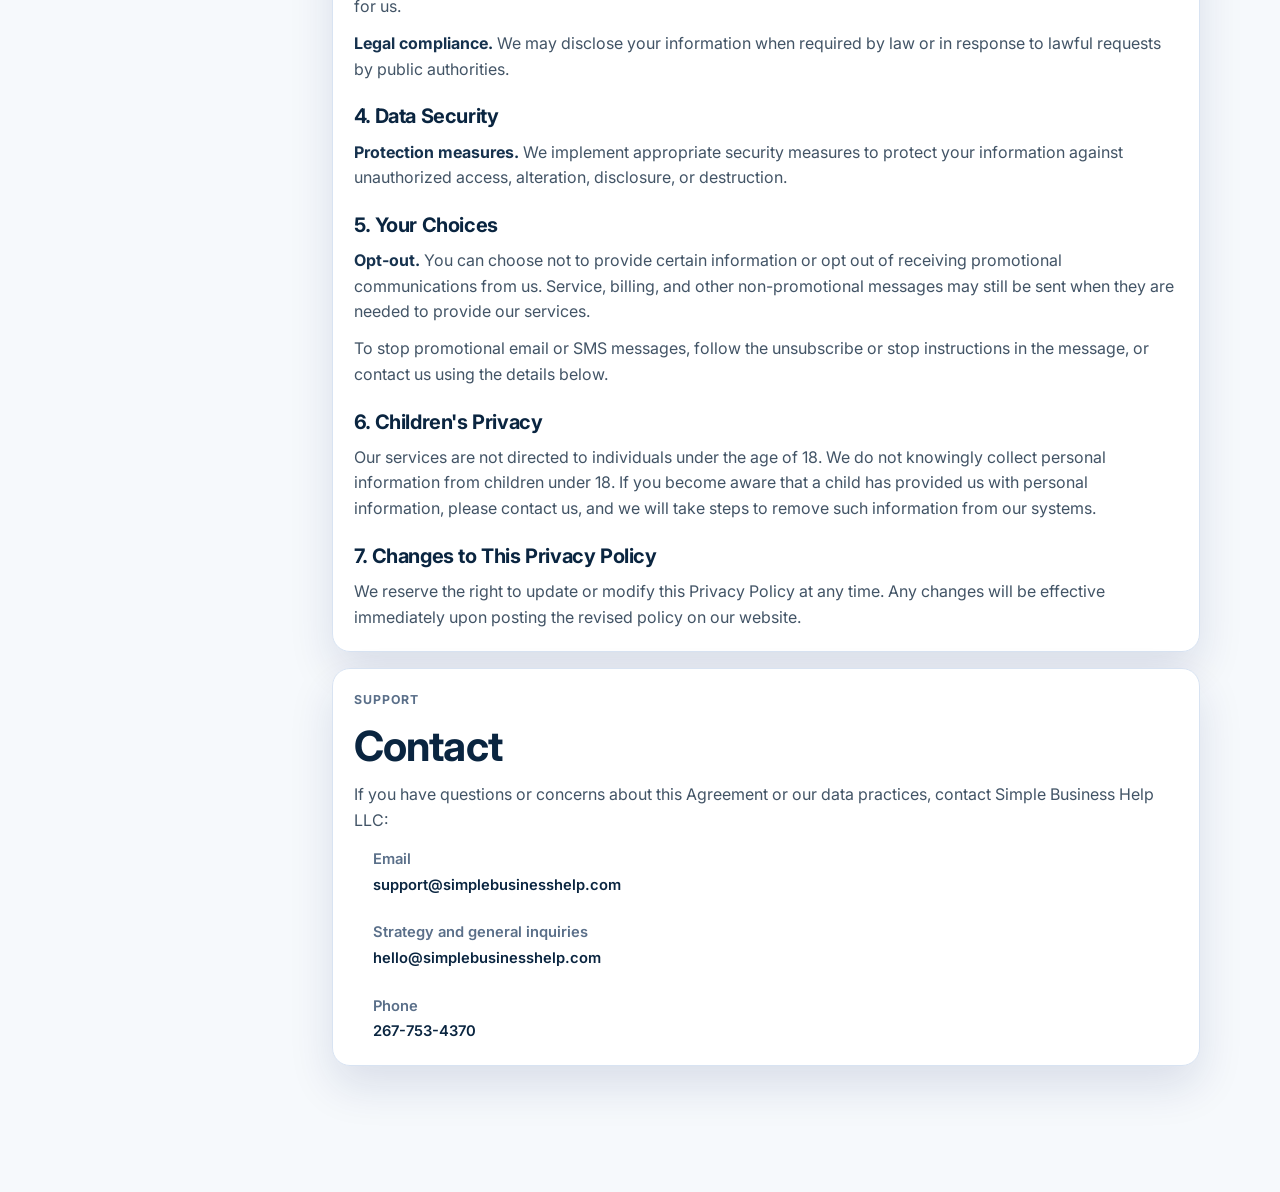
<file: terms/index.html>
<!doctype html>
<html lang="en">
  <head>
    <meta charset="UTF-8" />
    <meta http-equiv="refresh" content="0; url=../policies/#terms" />
    <meta name="viewport" content="width=device-width, initial-scale=1.0" />
    <title>Redirecting…</title>
    <link rel="canonical" href="../policies/#terms" />
  </head>
  <body>
    <p>
      The terms and conditions now live with our other legal pages. Redirecting to
      <a href="../policies/#terms">Simple Business Help policies</a>.
    </p>
  </body>
</html>
</file>
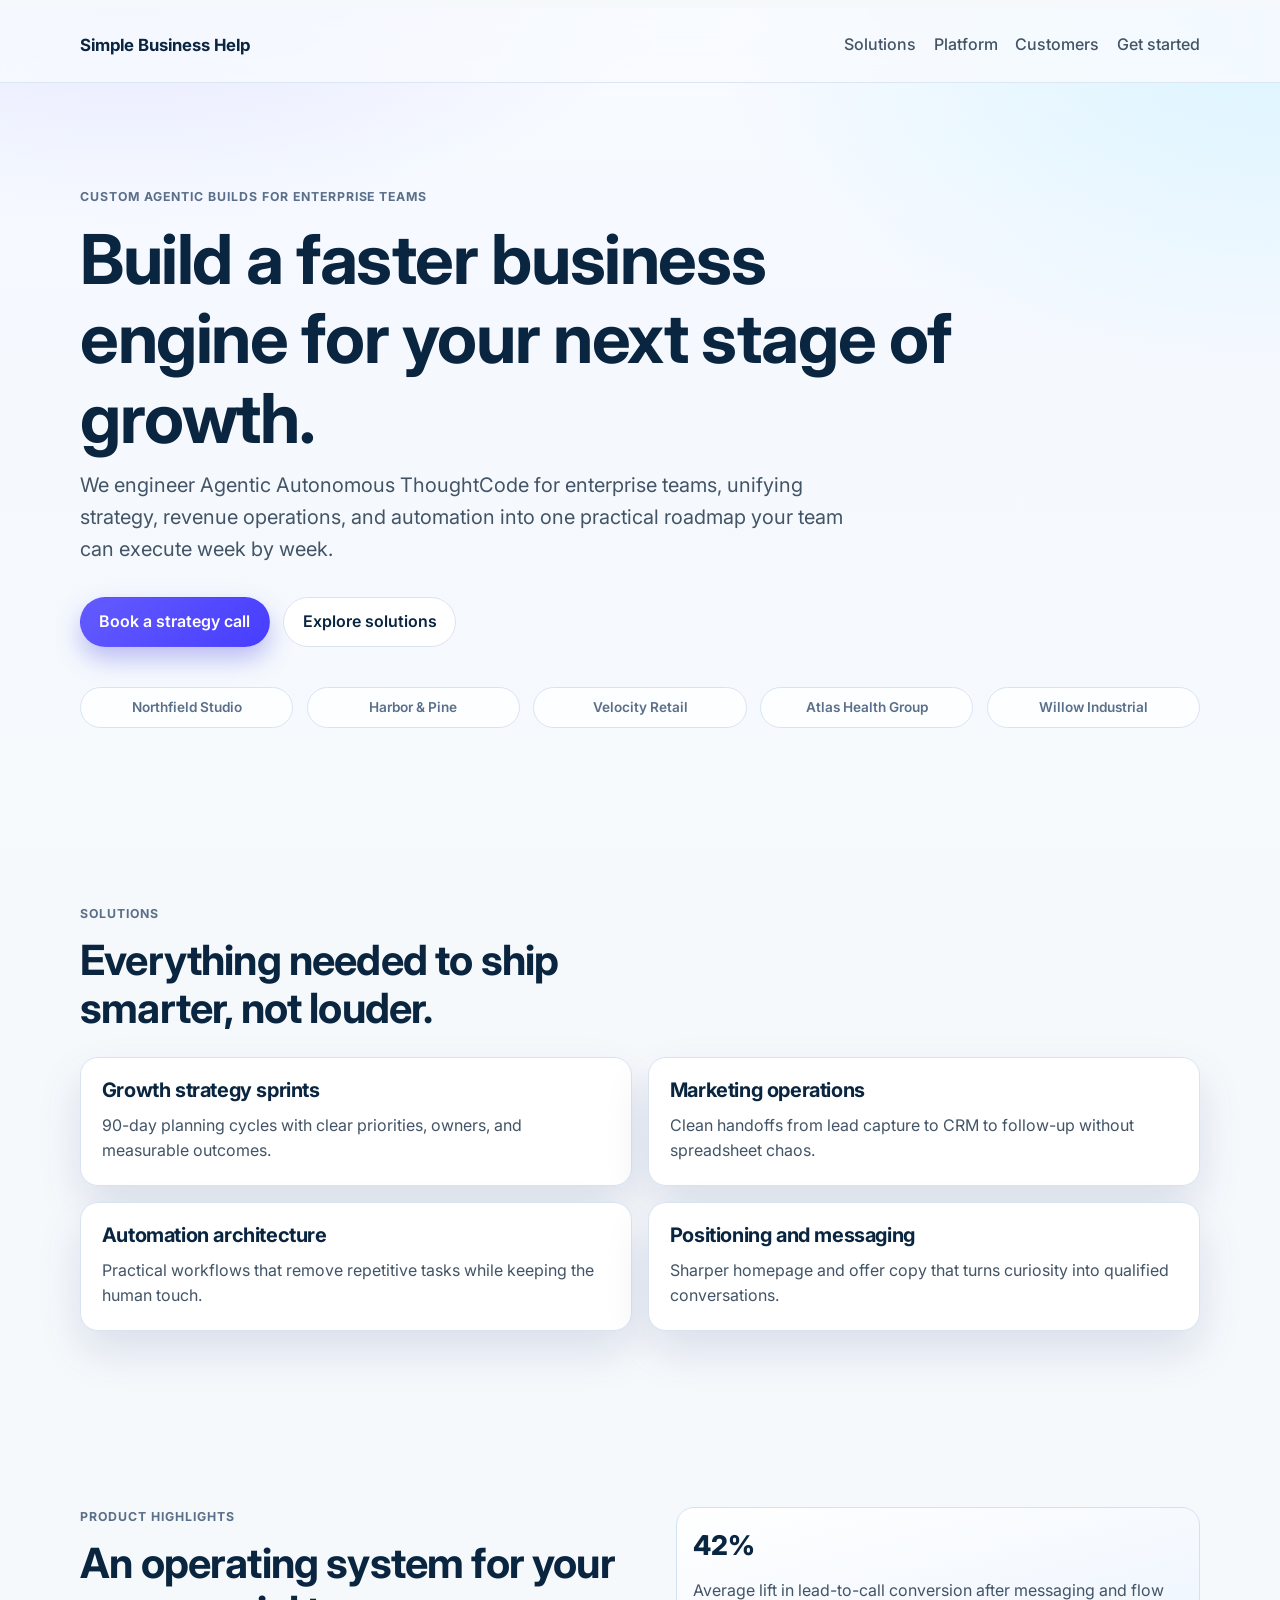
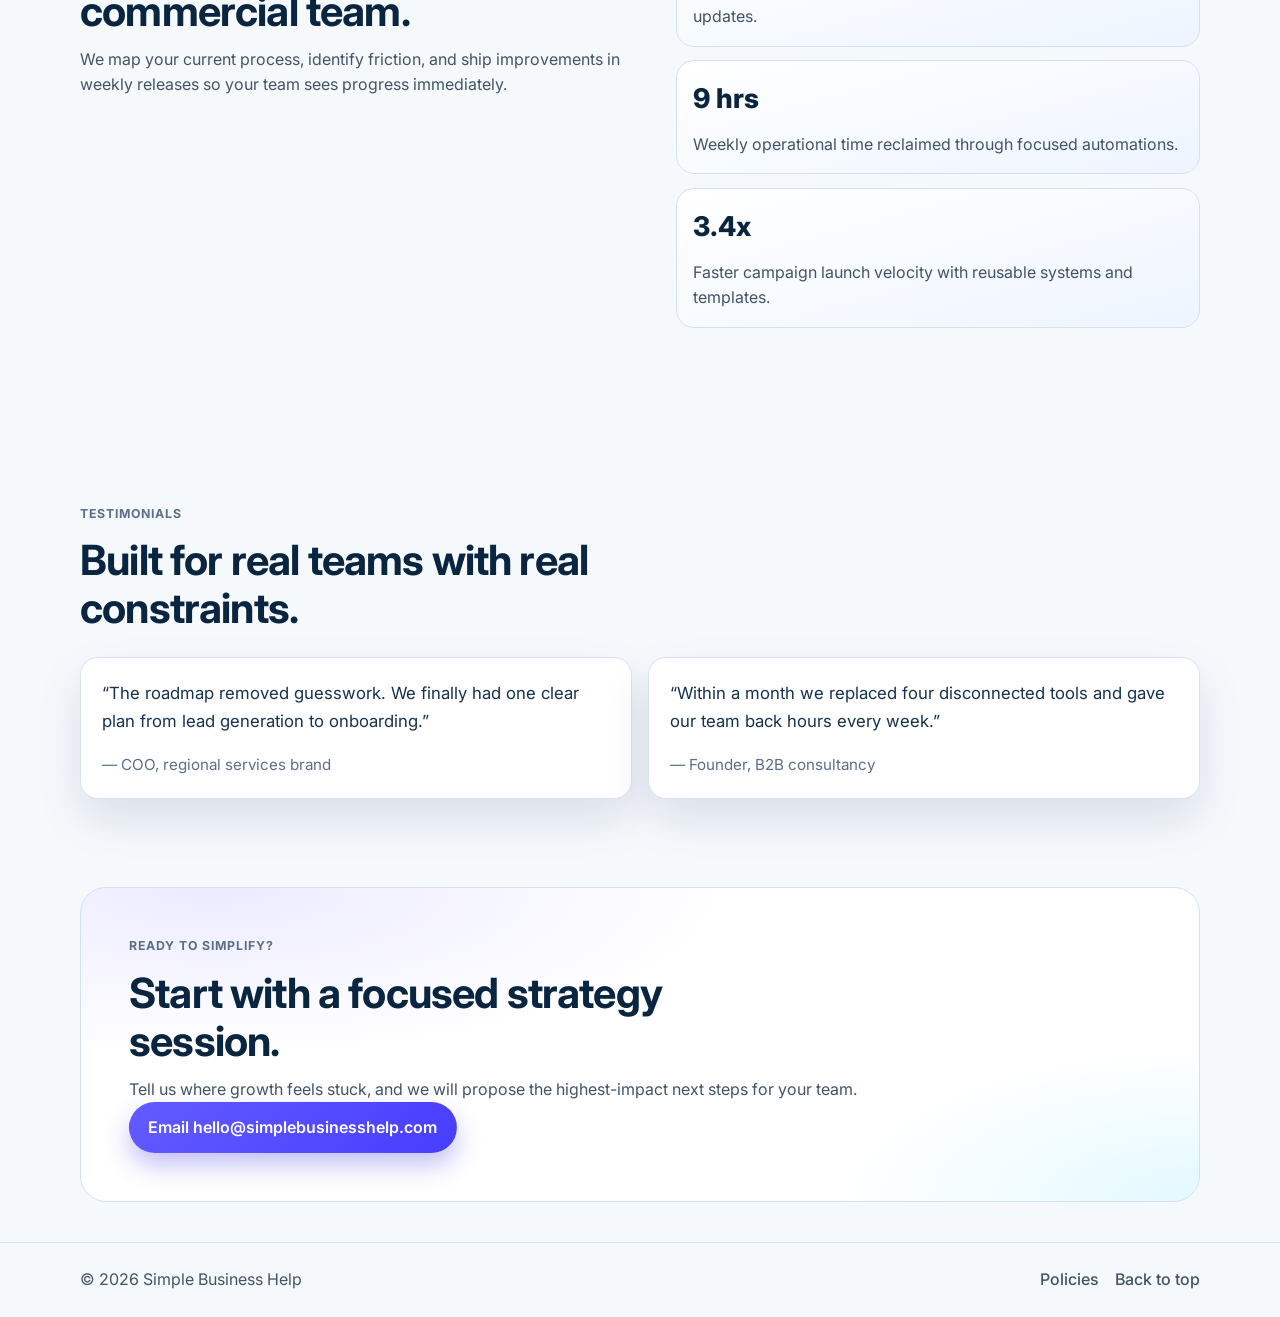
<file: contact.html>
<!doctype html>
<html lang="en">
  <head>
    <meta charset="UTF-8" />
    <meta http-equiv="refresh" content="0; url=./index.html#start" />
    <meta name="viewport" content="width=device-width, initial-scale=1.0" />
    <title>Redirecting…</title>
    <link rel="canonical" href="./index.html#start" />
  </head>
  <body>
    <p>
      This site is now a single homepage. Redirecting to
      <a href="./index.html#start">Simple Business Help</a>.
    </p>
  </body>
</html>
</file>
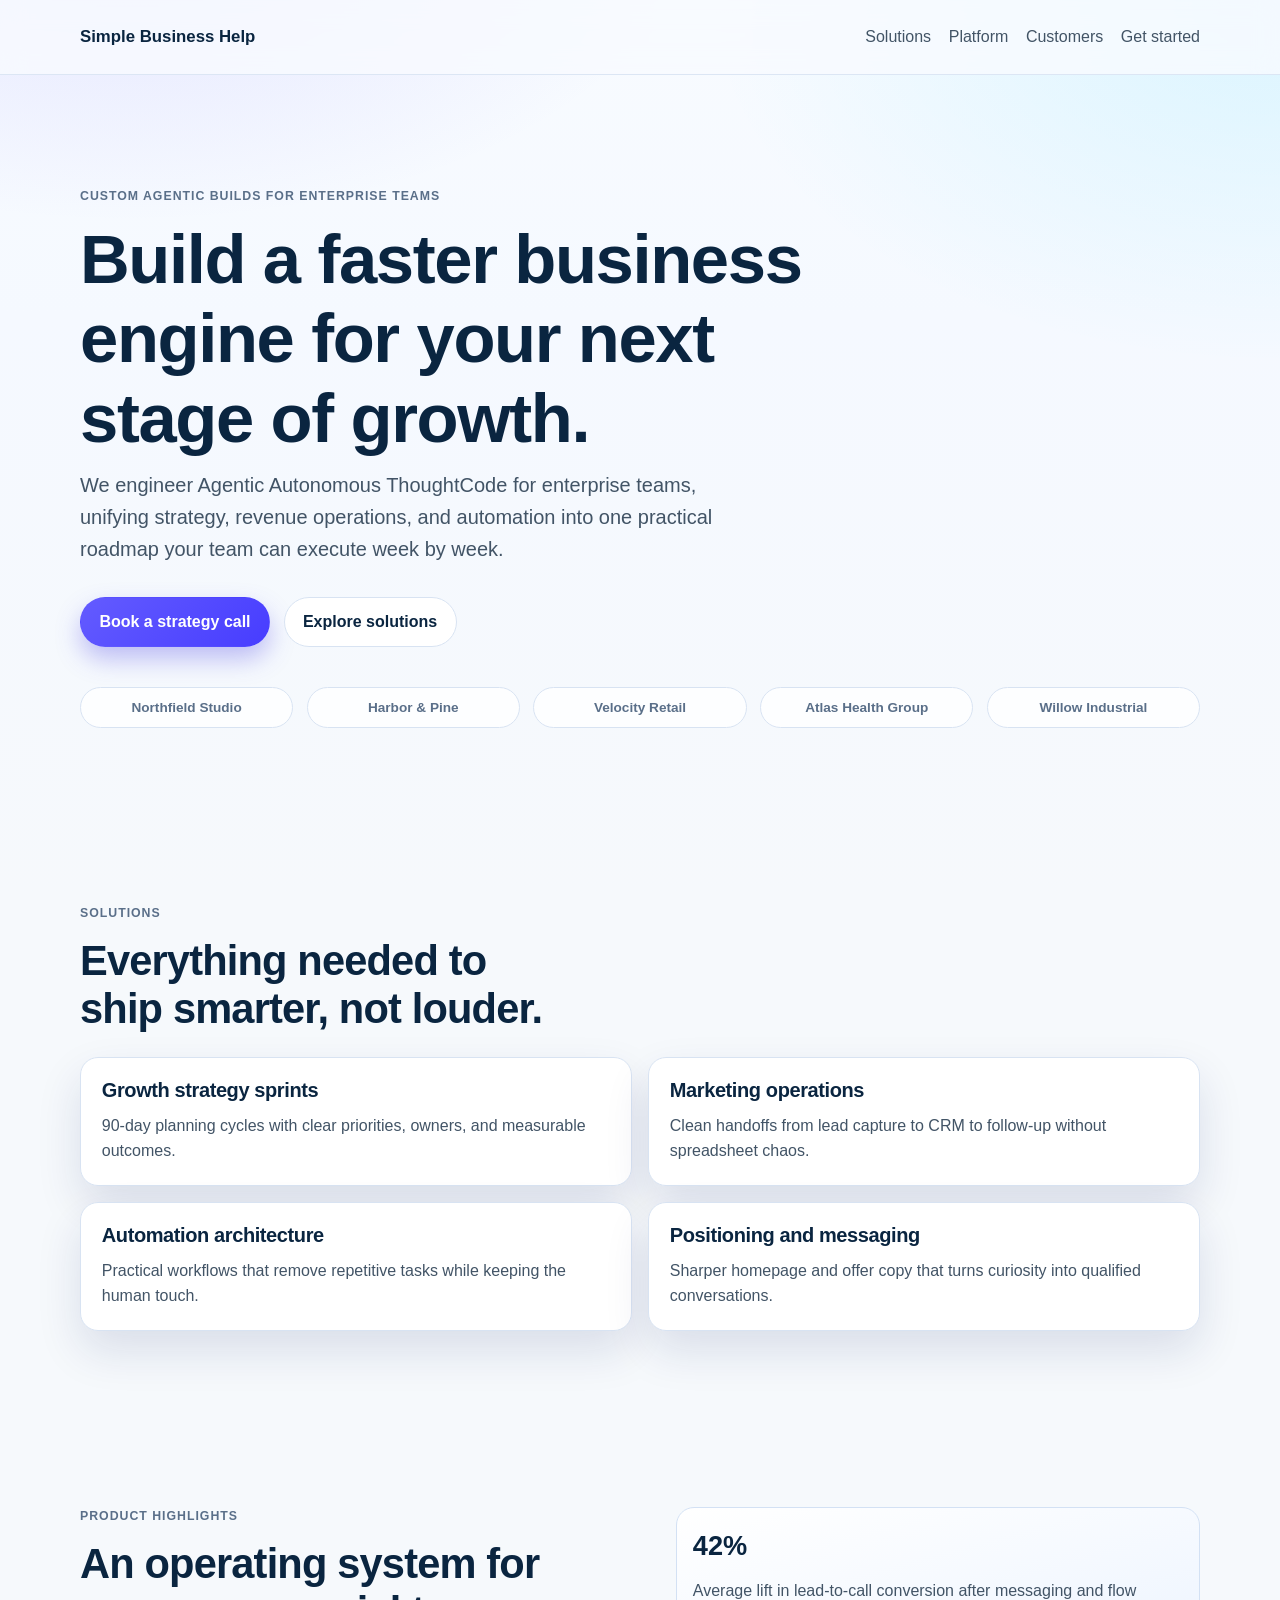
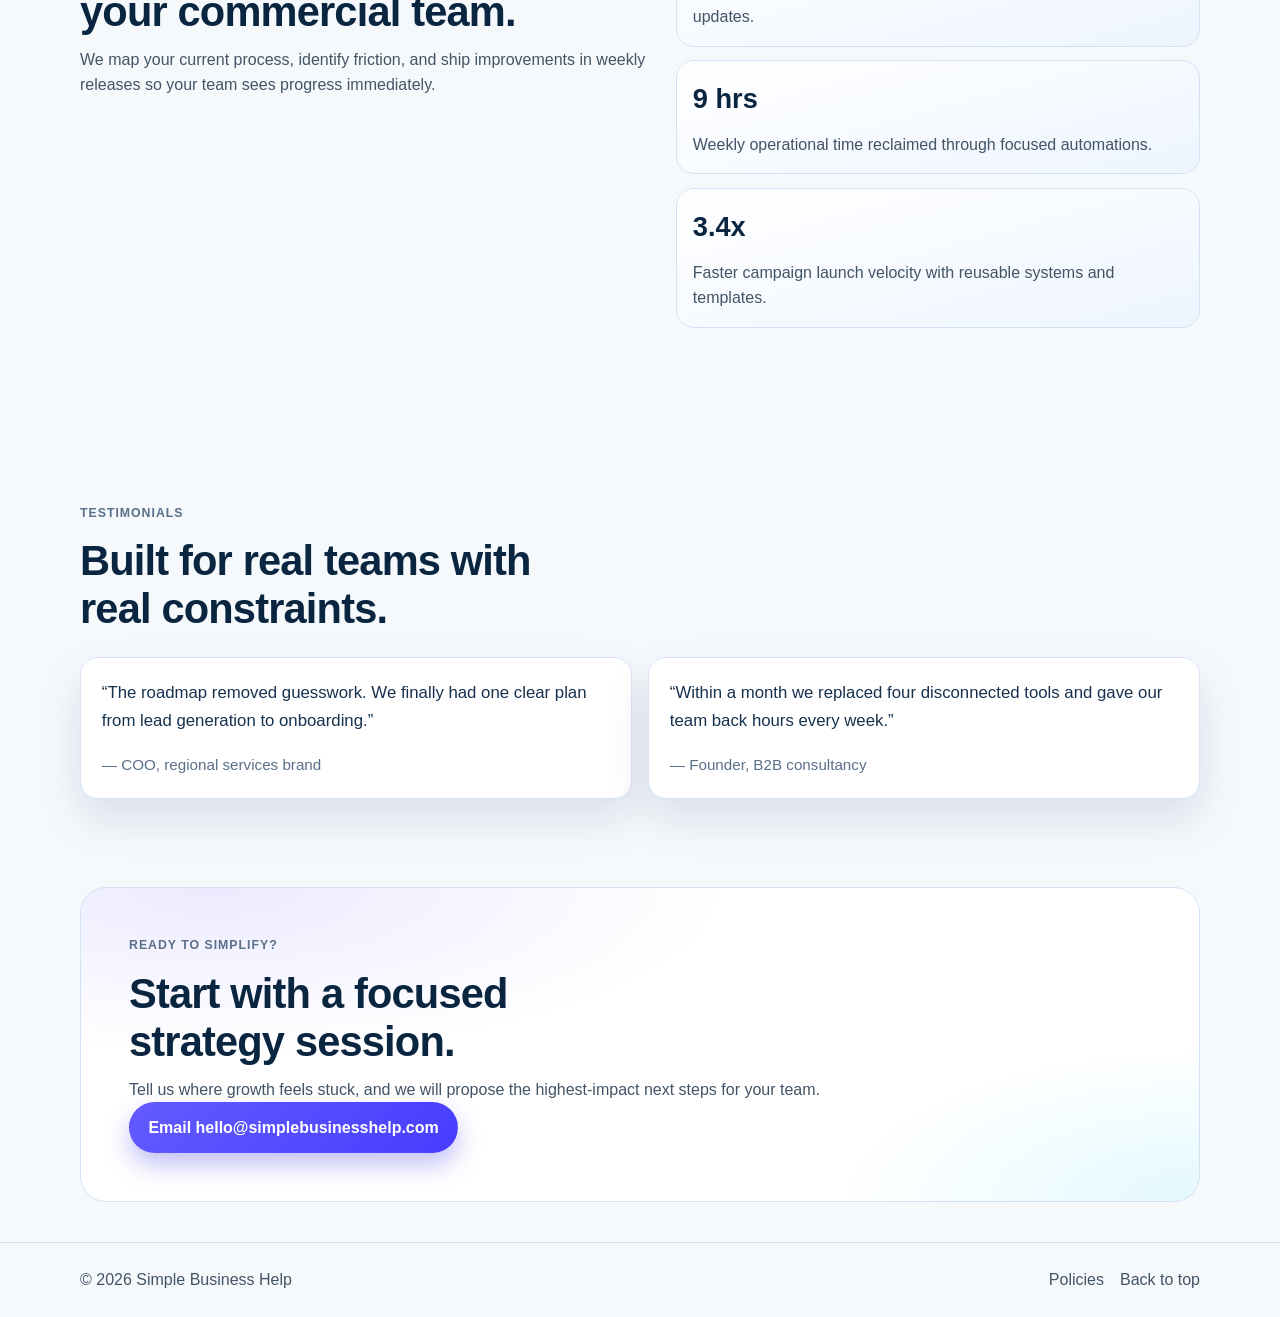
<file: thanks.html>
<!doctype html>
<html lang="en">
  <head>
    <meta charset="UTF-8" />
    <meta http-equiv="refresh" content="0; url=./index.html#top" />
    <meta name="viewport" content="width=device-width, initial-scale=1.0" />
    <title>Redirecting…</title>
    <link rel="canonical" href="./index.html#top" />
  </head>
  <body>
    <p>
      This site is now a single homepage. Redirecting to
      <a href="./index.html#top">Simple Business Help</a>.
    </p>
  </body>
</html>
</file>
<file: styles.css>
:root {
  --bg: #f6f9fc;
  --surface: #ffffff;
  --surface-soft: #f1f5fb;
  --line: #d8e3f2;
  --line-soft: #d3e1f4;
  --line-strong: rgba(216, 227, 242, 0.85);
  --text: #0a2540;
  --text-soft: #5a6f89;
  --text-strong: #16324e;
  --muted: #425466;
  --primary: #635bff;
  --primary-deep: #473dff;
  --ring: #0a2540;
  --shadow: 0 20px 45px rgba(15, 35, 95, 0.12);
  --max-width: 1120px;
  --header-height: 74px;
  --header-offset: calc(var(--header-height) + 8px);
}

* {
  box-sizing: border-box;
}

@media (prefers-reduced-motion: no-preference) {
  html {
    scroll-behavior: smooth;
  }
}

body {
  margin: 0;
  min-height: 100%;
  font-family: "Inter", -apple-system, BlinkMacSystemFont, "Segoe UI", sans-serif;
  color: var(--text);
  line-height: 1.6;
  background: var(--bg);
}

.page-glow {
  position: fixed;
  inset: 0;
  pointer-events: none;
  z-index: -1;
  background:
    radial-gradient(800px 420px at 10% -8%, rgba(99, 91, 255, 0.14), transparent 70%),
    radial-gradient(820px 520px at 100% 0, rgba(0, 200, 255, 0.12), transparent 70%),
    linear-gradient(180deg, #f8fbff 0%, #f5f9ff 35%, #f6f9fc 100%);
}

.container {
  width: min(var(--max-width), 92vw);
  margin: 0 auto;
}

.site-header {
  position: sticky;
  top: 0;
  z-index: 20;
  border-bottom: 1px solid var(--line-strong);
  backdrop-filter: blur(12px);
  background: rgba(248, 251, 255, 0.82);
}

.nav-wrap {
  min-height: var(--header-height);
  display: flex;
  align-items: center;
  justify-content: space-between;
  gap: 1rem;
}

.brand {
  color: var(--text);
  font-weight: 700;
  text-decoration: none;
  font-size: 1.05rem;
}

.site-nav {
  display: flex;
  align-items: center;
  gap: 1.1rem;
}

.site-nav a {
  color: var(--muted);
  text-decoration: none;
  font-weight: 500;
}

.menu-toggle {
  display: none;
  border: 1px solid var(--line);
  border-radius: 999px;
  background: var(--surface);
  color: var(--text);
  padding: 0.35rem 0.7rem;
  font: inherit;
}

.section {
  padding: clamp(3rem, 7vw, 5.5rem) 0;
}

.hero {
  padding-top: clamp(4rem, 9vw, 7rem);
}

.eyebrow {
  margin: 0 0 0.85rem;
  color: var(--text-soft);
  text-transform: uppercase;
  letter-spacing: 0.08em;
  font-size: 0.77rem;
  font-weight: 700;
}

h1,
h2,
h3 {
  margin: 0;
  line-height: 1.15;
  letter-spacing: -0.02em;
}

h1 {
  max-width: 20ch;
  font-size: clamp(2.2rem, 1rem + 7vw, 4.3rem);
}

h2 {
  max-width: 21ch;
  font-size: clamp(1.65rem, 0.75rem + 4vw, 2.6rem);
}

h3 {
  font-size: 1.25rem;
}

p {
  margin: 0.7rem 0 0;
  color: var(--muted);
}

.hero-copy {
  max-width: 60ch;
  font-size: clamp(1rem, 0.75rem + 1.5vw, 1.25rem);
}

section[id],
#top {
  scroll-margin-top: var(--header-offset);
}

.hero-cta {
  margin-top: 2rem;
  display: flex;
  flex-wrap: wrap;
  gap: 0.85rem;
}

.button {
  display: inline-flex;
  align-items: center;
  justify-content: center;
  text-decoration: none;
  font-weight: 600;
  padding: 0.72rem 1.15rem;
  border-radius: 999px;
  border: 1px solid transparent;
  transition: transform 160ms ease, box-shadow 160ms ease, background-color 160ms ease;
}

.button:hover,
.button:focus-visible {
  transform: translateY(-1px);
}

.button-primary {
  color: #fff;
  background: linear-gradient(135deg, var(--primary), var(--primary-deep));
  box-shadow: 0 12px 25px rgba(83, 76, 230, 0.35);
}

.button-secondary {
  color: var(--text);
  background: #fff;
  border-color: var(--line);
}

.trust-strip {
  margin: 2.5rem 0 0;
  padding: 0;
  list-style: none;
  display: grid;
  grid-template-columns: repeat(5, minmax(130px, 1fr));
  gap: 0.85rem;
}

.trust-strip li {
  text-align: center;
  border: 1px solid var(--line);
  border-radius: 999px;
  padding: 0.52rem 0.8rem;
  background: rgba(255, 255, 255, 0.75);
  color: var(--text-soft);
  font-weight: 600;
  font-size: 0.85rem;
}

.section-title-wrap {
  margin-bottom: 1.5rem;
}

.feature-grid {
  display: grid;
  gap: 1rem;
  grid-template-columns: repeat(2, minmax(0, 1fr));
}

.card {
  border: 1px solid var(--line);
  border-radius: 18px;
  background: var(--surface);
  box-shadow: var(--shadow);
  padding: 1.3rem;
}

.product-highlight {
  display: grid;
  gap: 1.2rem;
  grid-template-columns: 1.1fr 1fr;
}

.stats-grid {
  display: grid;
  gap: 0.85rem;
}

.stat-card {
  border: 1px solid var(--line-soft);
  border-radius: 18px;
  padding: 1rem;
  background: linear-gradient(165deg, #ffffff, #eef5ff);
}

.stat-value {
  margin: 0;
  color: var(--text);
  font-size: 1.7rem;
  font-weight: 800;
}

.quote-grid {
  display: grid;
  gap: 1rem;
  grid-template-columns: repeat(2, minmax(0, 1fr));
}

.quote-card {
  margin: 0;
  border: 1px solid var(--line);
  border-radius: 18px;
  background: var(--surface);
  box-shadow: var(--shadow);
  padding: 1.3rem;
  color: var(--text-strong);
  font-size: 1.05rem;
  line-height: 1.7;
}

.quote-card cite {
  display: block;
  margin-top: 1rem;
  color: var(--text-soft);
  font-style: normal;
  font-size: 0.95rem;
}

.final-cta {
  border-radius: 26px;
  border: 1px solid var(--line-soft);
  padding: clamp(2rem, 5vw, 3rem);
  background:
    radial-gradient(730px 240px at 12% 0, rgba(99, 91, 255, 0.12), transparent 70%),
    radial-gradient(520px 220px at 100% 100%, rgba(0, 200, 255, 0.11), transparent 70%),
    #fff;
}

.site-footer {
  margin-top: 2.5rem;
  border-top: 1px solid var(--line);
}

.footer-wrap {
  min-height: 74px;
  display: flex;
  align-items: center;
  justify-content: space-between;
  gap: 1rem;
  flex-wrap: wrap;
}

.site-footer p {
  margin: 0;
}

.footer-links {
  display: flex;
  align-items: center;
  gap: 1rem;
  flex-wrap: wrap;
}

.footer-links a {
  color: var(--muted);
  text-decoration: none;
  font-weight: 500;
}

.policy-hero h1 {
  max-width: 14ch;
}

article[id],
.policy-card h3[id] {
  scroll-margin-top: var(--header-offset);
}

.policy-meta {
  margin-top: 1.1rem;
  color: var(--text-soft);
  font-weight: 600;
  font-size: 0.95rem;
}

.policy-shell {
  display: grid;
  grid-template-columns: 220px minmax(0, 1fr);
  gap: 1.5rem 2rem;
  align-items: start;
  padding-top: 0;
}

.policy-toc {
  position: sticky;
  top: var(--header-offset);
  border: 1px solid var(--line);
  border-radius: 18px;
  background: var(--surface);
  box-shadow: var(--shadow);
  padding: 1.1rem 1.15rem 1.2rem;
}

.policy-toc nav {
  display: flex;
  flex-direction: column;
  gap: 0.65rem;
}

.policy-toc a {
  color: var(--muted);
  text-decoration: none;
  font-weight: 500;
}

.policy-toc a:hover,
.policy-toc a:focus-visible {
  color: var(--text);
}

.policy-article {
  display: grid;
  gap: 1rem;
}

.policy-card h2 {
  max-width: none;
}

.policy-card h3 {
  margin-top: 1.45rem;
}

.policy-card strong {
  color: var(--text-strong);
}

.policy-card ul {
  margin: 0.9rem 0 0;
  padding-left: 1.2rem;
  color: var(--muted);
}

.policy-card li + li {
  margin-top: 0.75rem;
}

.policy-caps {
  display: inline;
  color: var(--text-strong);
  font-size: 0.96em;
  letter-spacing: 0.01em;
}

.policy-contact-list {
  margin: 1rem 0 0;
  padding: 0;
  list-style: none;
  display: grid;
  gap: 0.75rem;
}

.policy-contact-list li {
  display: grid;
  gap: 0.15rem;
  color: var(--text-soft);
  font-size: 0.92rem;
  font-weight: 600;
}

.policy-contact-list a {
  color: var(--text);
  font-weight: 600;
  text-decoration: none;
}

.policy-contact-list a:hover,
.policy-contact-list a:focus-visible {
  color: var(--primary-deep);
}

a:focus-visible,
button:focus-visible {
  outline: 2px solid var(--ring);
  outline-offset: 2px;
}

.site-nav a:hover,
.site-nav a:focus-visible,
.site-footer a:hover,
.site-footer a:focus-visible,
.footer-links a:hover,
.footer-links a:focus-visible {
  color: var(--text);
}

@media (max-width: 940px) {
  .trust-strip {
    grid-template-columns: repeat(3, minmax(0, 1fr));
  }

  .product-highlight,
  .quote-grid,
  .policy-shell {
    grid-template-columns: 1fr;
  }

  .policy-toc {
    position: static;
  }
}

@media (max-width: 760px) {
  .menu-toggle {
    display: inline-flex;
  }

  .site-nav {
    position: absolute;
    top: calc(100% + 1px);
    left: 0;
    right: 0;
    display: none;
    flex-direction: column;
    align-items: flex-start;
    gap: 0.75rem;
    border-bottom: 1px solid var(--line);
    background: rgba(248, 251, 255, 0.97);
    padding: 1rem 4vw;
  }

  .site-nav.open {
    display: flex;
  }

  .feature-grid,
  .trust-strip {
    grid-template-columns: 1fr;
  }
}
</file>
